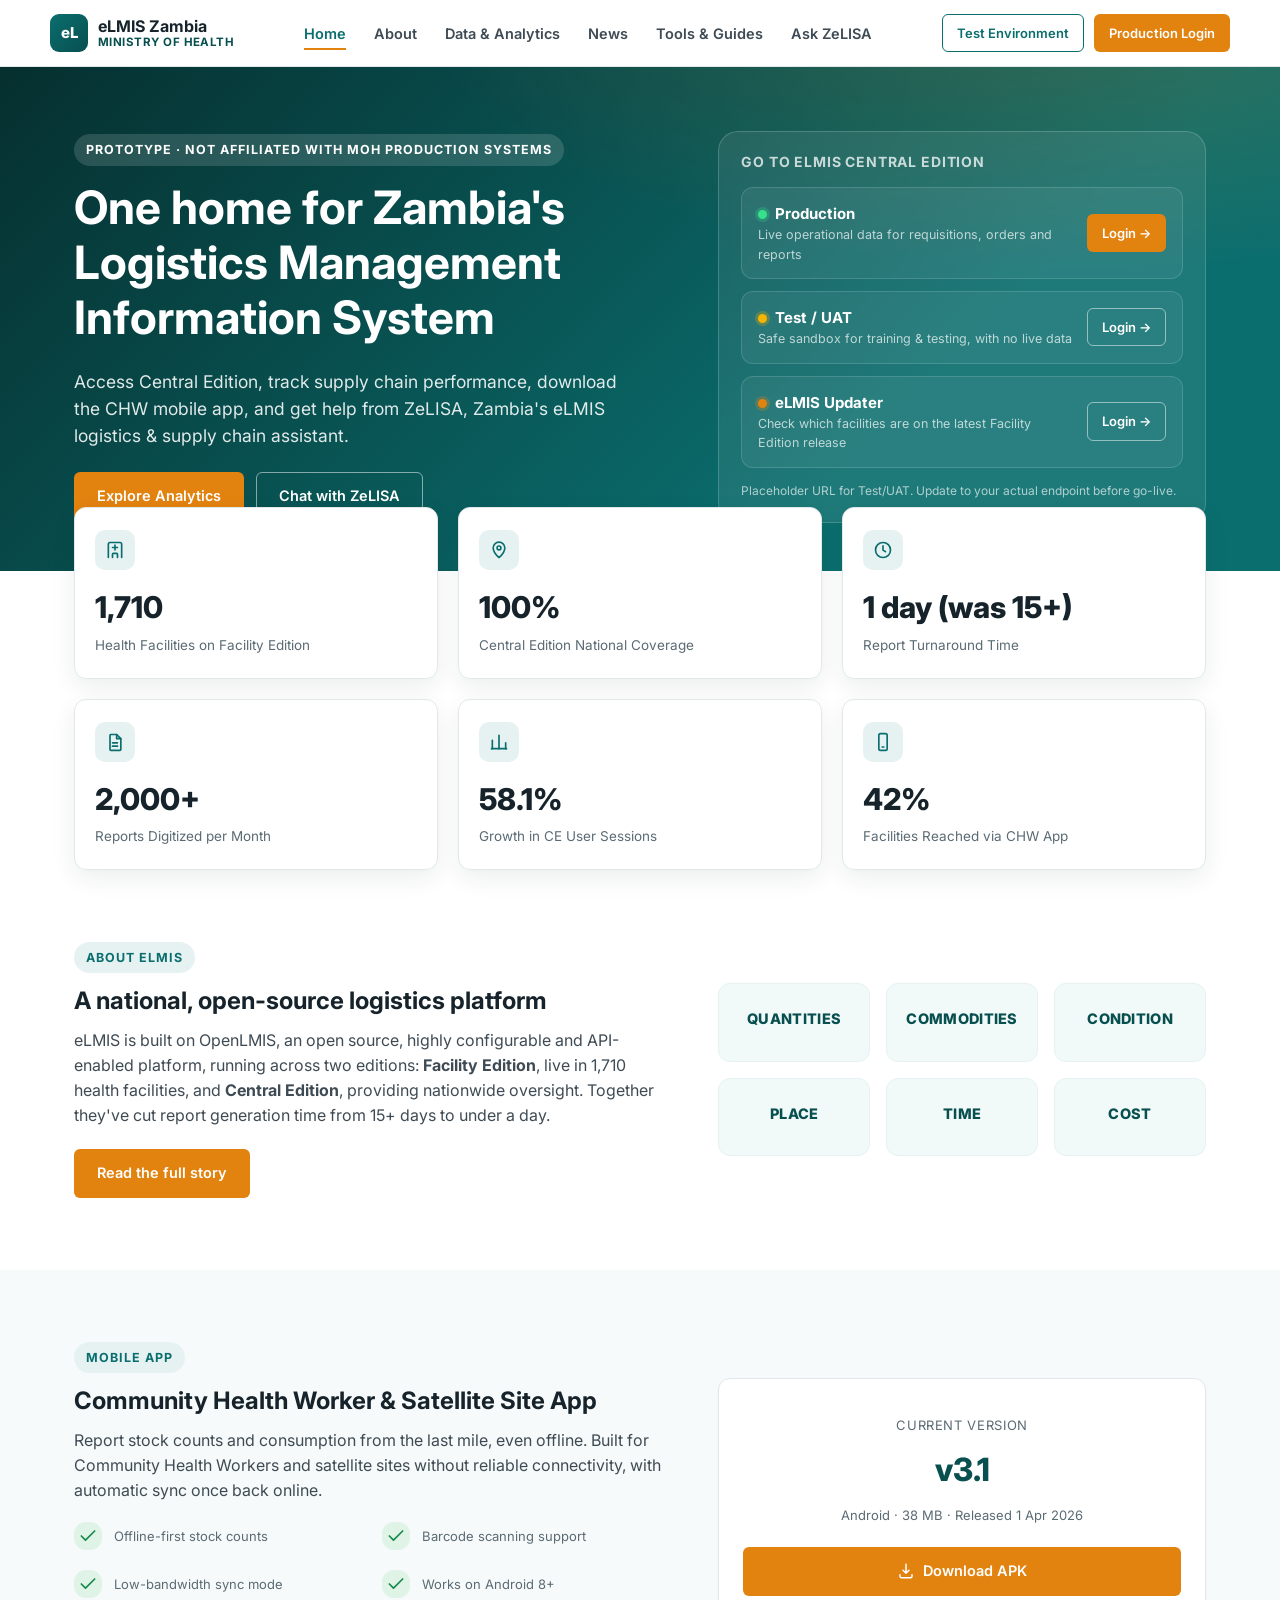
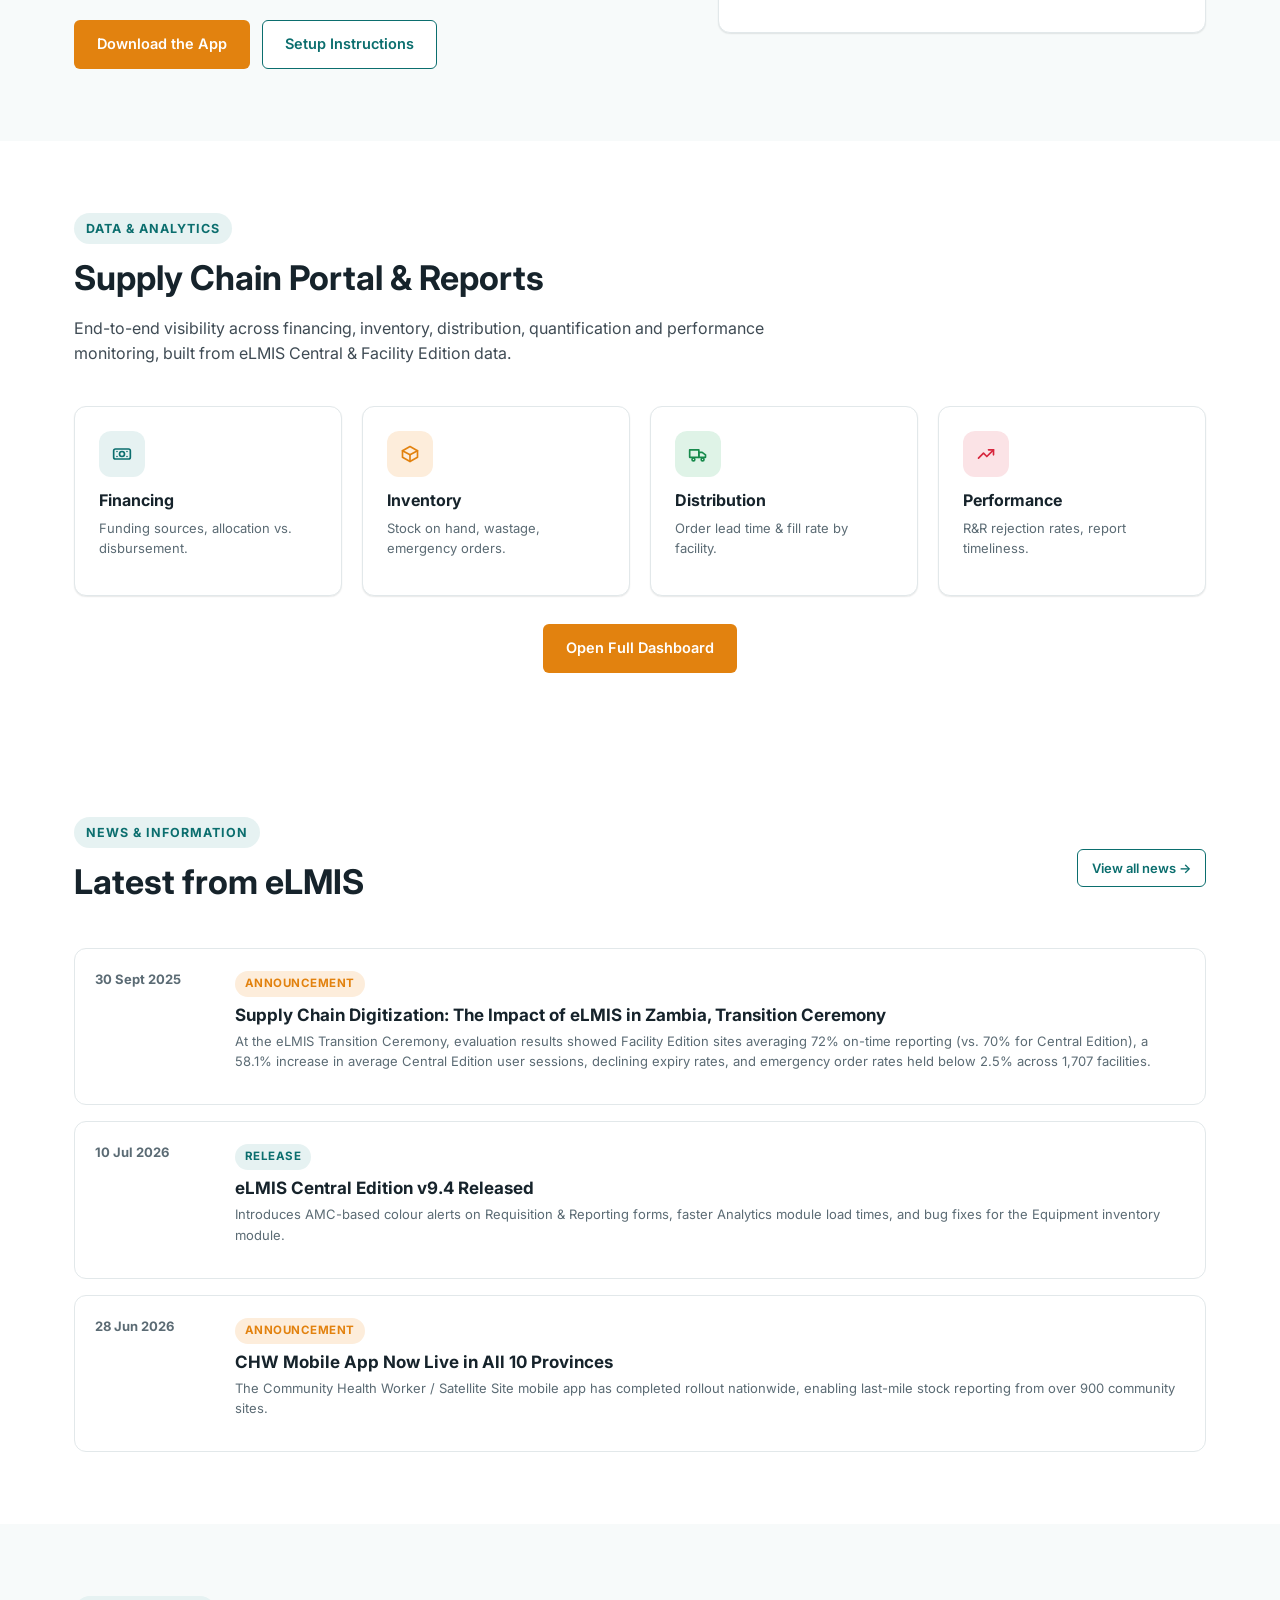
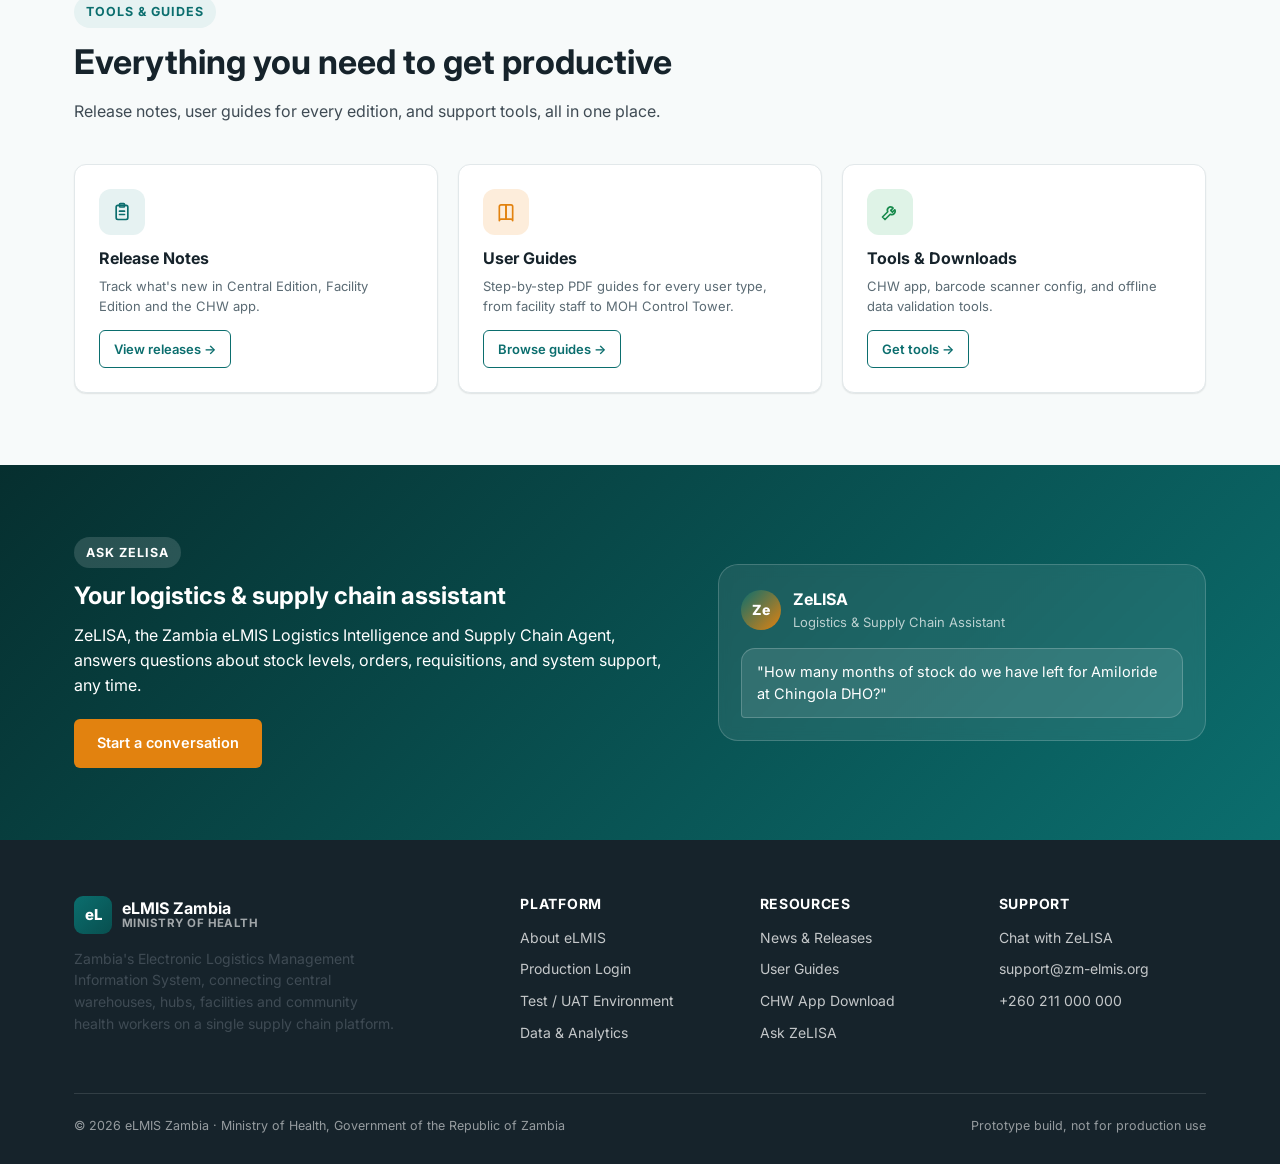
<file: index.html>
<!DOCTYPE html>
<html lang="en">
<head>
<meta charset="UTF-8" />
<meta name="viewport" content="width=device-width, initial-scale=1.0" />
<title>eLMIS Zambia, Electronic Logistics Management Information System</title>
<meta name="description" content="Prototype portal for Zambia's eLMIS. Access Central Edition, download the CHW mobile app, explore supply chain analytics, and chat with ZeLISA." />
<link rel="preconnect" href="https://fonts.googleapis.com">
<link href="https://fonts.googleapis.com/css2?family=Inter:wght@400;500;600;700;800&display=swap" rel="stylesheet">
<link rel="stylesheet" href="assets/css/style.css" />
</head>
<body>

<!-- ============ HEADER ============ -->
<header class="site-header">
  <div class="container nav-bar">
    <a href="index.html" class="brand">
      <span class="brand-mark">eL</span>
      <span class="brand-text"><strong>eLMIS Zambia</strong><span>Ministry of Health</span></span>
    </a>
    <nav>
      <ul class="nav-links">
        <li><a href="index.html">Home</a></li>
        <li><a href="about.html">About</a></li>
        <li><a href="analytics.html">Data &amp; Analytics</a></li>
        <li><a href="news.html">News</a></li>
        <li><a href="tools-guides.html">Tools &amp; Guides</a></li>
        <li><a href="zelisa.html">Ask ZeLISA</a></li>
      </ul>
    </nav>
    <div class="nav-cta">
      <a href="#environments" class="btn btn-secondary btn-sm">Test Environment</a>
      <a href="https://zm-elmis.org/public/pages/login.html" target="_blank" rel="noopener" class="btn btn-primary btn-sm">Production Login</a>
      <button class="nav-toggle" aria-label="Menu" data-icon="menu"></button>
    </div>
  </div>
</header>

<!-- ============ HERO ============ -->
<section class="hero">
  <div class="container">
    <div class="hero-grid">
      <div>
        <span class="eyebrow" style="background:rgba(255,255,255,.14); color:#fff;">Prototype · Not affiliated with MOH production systems</span>
        <h1>One home for Zambia's Logistics Management Information System</h1>
        <p class="lead">Access Central Edition, track supply chain performance, download the CHW mobile app, and get help from ZeLISA, Zambia's eLMIS logistics &amp; supply chain assistant.</p>
        <div class="hero-actions">
          <a href="analytics.html" class="btn btn-primary">Explore Analytics</a>
          <a href="zelisa.html" class="btn btn-outline-light">Chat with ZeLISA</a>
        </div>
      </div>

      <div class="hero-card" id="environments">
        <h3>Go to eLMIS Central Edition</h3>
        <div class="env-option">
          <div>
            <div class="env-name"><span class="env-dot prod"></span>Production</div>
            <div class="env-desc">Live operational data for requisitions, orders and reports</div>
          </div>
          <a href="https://zm-elmis.org/public/pages/login.html" target="_blank" rel="noopener" class="btn btn-primary btn-sm">Login →</a>
        </div>
        <div class="env-option">
          <div>
            <div class="env-name"><span class="env-dot test"></span>Test / UAT</div>
            <div class="env-desc">Safe sandbox for training &amp; testing, with no live data</div>
          </div>
          <a href="https://test.zm-elmis.org/public/pages/login.html" target="_blank" rel="noopener" class="btn btn-secondary btn-sm" style="background:transparent; color:#fff; border-color:rgba(255,255,255,.5);">Login →</a>
        </div>
        <div class="env-option">
          <div>
            <div class="env-name"><span class="env-dot update"></span>eLMIS Updater</div>
            <div class="env-desc">Check which facilities are on the latest Facility Edition release</div>
          </div>
          <a href="https://rollout.elmis-fe.com/login" target="_blank" rel="noopener" class="btn btn-secondary btn-sm" style="background:transparent; color:#fff; border-color:rgba(255,255,255,.5);">Login →</a>
        </div>
        <p class="small" style="color:rgba(255,255,255,.65); margin:14px 0 0; font-size:12px;">
          Placeholder URL for Test/UAT. Update to your actual endpoint before go-live.
        </p>
      </div>
    </div>
  </div>
</section>

<!-- ============ STATS ============ -->
<div class="container">
  <div class="stats-grid" id="stats-grid">
    <!-- populated by JS from data/stats.json -->
  </div>
</div>

<!-- ============ ABOUT TEASER ============ -->
<section class="section">
  <div class="container">
    <div class="hero-grid" style="align-items:center;">
      <div>
        <span class="eyebrow">About eLMIS</span>
        <h2>A national, open-source logistics platform</h2>
        <p>eLMIS is built on OpenLMIS, an open source, highly configurable and API-enabled platform, running across two editions: <strong>Facility Edition</strong>, live in 1,710 health facilities, and <strong>Central Edition</strong>, providing nationwide oversight. Together they've cut report generation time from 15+ days to under a day.</p>
        <div class="hero-actions">
          <a href="about.html" class="btn btn-primary">Read the full story</a>
        </div>
      </div>
      <div class="rights-grid" style="grid-template-columns:repeat(3,1fr);">
        <div class="right-box"><div class="right-title">QUANTITIES</div></div>
        <div class="right-box"><div class="right-title">COMMODITIES</div></div>
        <div class="right-box"><div class="right-title">CONDITION</div></div>
        <div class="right-box"><div class="right-title">PLACE</div></div>
        <div class="right-box"><div class="right-title">TIME</div></div>
        <div class="right-box"><div class="right-title">COST</div></div>
      </div>
    </div>
  </div>
</section>

<!-- ============ CHW APP ============ -->
<section class="section section--alt">
  <div class="container">
    <div class="hero-grid" style="align-items:center;">
      <div>
        <span class="eyebrow">Mobile App</span>
        <h2>Community Health Worker &amp; Satellite Site App</h2>
        <p>Report stock counts and consumption from the last mile, even offline. Built for Community Health Workers and satellite sites without reliable connectivity, with automatic sync once back online.</p>
        <div class="card-grid cols-2" style="margin:20px 0;">
          <div class="flex items-center gap-12"><div class="icon-badge green" style="margin:0; width:28px; height:28px;" data-icon="check"></div><span class="small">Offline-first stock counts</span></div>
          <div class="flex items-center gap-12"><div class="icon-badge green" style="margin:0; width:28px; height:28px;" data-icon="check"></div><span class="small">Barcode scanning support</span></div>
          <div class="flex items-center gap-12"><div class="icon-badge green" style="margin:0; width:28px; height:28px;" data-icon="check"></div><span class="small">Low-bandwidth sync mode</span></div>
          <div class="flex items-center gap-12"><div class="icon-badge green" style="margin:0; width:28px; height:28px;" data-icon="check"></div><span class="small">Works on Android 8+</span></div>
        </div>
        <div class="hero-actions">
          <a href="tools-guides.html#chw-app" class="btn btn-primary">Download the App</a>
          <a href="tools-guides.html#chw-app" class="btn btn-secondary">Setup Instructions</a>
        </div>
      </div>
      <div class="card" style="text-align:center; padding:36px 24px;">
        <div style="font-size:13px; color:var(--gray-600); text-transform:uppercase; letter-spacing:.05em; margin-bottom:10px;">Current Version</div>
        <div style="font-size:32px; font-weight:800; color:var(--teal-dark);">v3.1</div>
        <p class="small" style="margin:10px 0 22px;">Android · 38 MB · Released 1 Apr 2026</p>
        <a href="tools-guides.html#chw-app" class="btn btn-primary btn-block"><span data-icon="download" style="display:inline-flex; vertical-align:middle;"></span> Download APK</a>
      </div>
    </div>
  </div>
</section>

<!-- ============ ANALYTICS PREVIEW ============ -->
<section class="section">
  <div class="container">
    <div class="section-head">
      <span class="eyebrow">Data &amp; Analytics</span>
      <h2>Supply Chain Portal &amp; Reports</h2>
      <p>End-to-end visibility across financing, inventory, distribution, quantification and performance monitoring, built from eLMIS Central &amp; Facility Edition data.</p>
    </div>
    <div class="card-grid cols-4">
      <div class="card">
        <div class="icon-badge teal" data-icon="cash"></div>
        <h3 style="font-size:16px;">Financing</h3>
        <p class="small">Funding sources, allocation vs. disbursement.</p>
      </div>
      <div class="card">
        <div class="icon-badge orange" data-icon="box"></div>
        <h3 style="font-size:16px;">Inventory</h3>
        <p class="small">Stock on hand, wastage, emergency orders.</p>
      </div>
      <div class="card">
        <div class="icon-badge green" data-icon="truck"></div>
        <h3 style="font-size:16px;">Distribution</h3>
        <p class="small">Order lead time &amp; fill rate by facility.</p>
      </div>
      <div class="card">
        <div class="icon-badge red" data-icon="trendUp"></div>
        <h3 style="font-size:16px;">Performance</h3>
        <p class="small">R&amp;R rejection rates, report timeliness.</p>
      </div>
    </div>
    <div class="text-center" style="margin-top:28px;">
      <a href="analytics.html" class="btn btn-primary">Open Full Dashboard</a>
    </div>
  </div>
</section>

<!-- ============ NEWS PREVIEW ============ -->
<section class="section">
  <div class="container">
    <div class="flex justify-between items-center" style="flex-wrap:wrap; gap:16px;">
      <div class="section-head" style="margin-bottom:0;">
        <span class="eyebrow">News &amp; Information</span>
        <h2>Latest from eLMIS</h2>
      </div>
      <a href="news.html" class="btn btn-secondary btn-sm">View all news →</a>
    </div>
    <div class="news-list" id="news-preview" style="margin-top:28px;"></div>
  </div>
</section>

<!-- ============ TOOLS & GUIDES PREVIEW ============ -->
<section class="section section--alt">
  <div class="container">
    <div class="section-head">
      <span class="eyebrow">Tools &amp; Guides</span>
      <h2>Everything you need to get productive</h2>
      <p>Release notes, user guides for every edition, and support tools, all in one place.</p>
    </div>
    <div class="card-grid cols-3">
      <div class="card">
        <div class="icon-badge teal" data-icon="clipboard"></div>
        <h3 style="font-size:16px;">Release Notes</h3>
        <p class="small">Track what's new in Central Edition, Facility Edition and the CHW app.</p>
        <a href="tools-guides.html#release-notes" class="btn btn-secondary btn-sm">View releases →</a>
      </div>
      <div class="card">
        <div class="icon-badge orange" data-icon="book"></div>
        <h3 style="font-size:16px;">User Guides</h3>
        <p class="small">Step-by-step PDF guides for every user type, from facility staff to MOH Control Tower.</p>
        <a href="tools-guides.html#user-guides" class="btn btn-secondary btn-sm">Browse guides →</a>
      </div>
      <div class="card">
        <div class="icon-badge green" data-icon="wrench"></div>
        <h3 style="font-size:16px;">Tools &amp; Downloads</h3>
        <p class="small">CHW app, barcode scanner config, and offline data validation tools.</p>
        <a href="tools-guides.html#tools" class="btn btn-secondary btn-sm">Get tools →</a>
      </div>
    </div>
  </div>
</section>

<!-- ============ ZELISA CTA ============ -->
<section class="section section--teal">
  <div class="container">
    <div class="hero-grid" style="align-items:center;">
      <div>
        <span class="eyebrow" style="background:rgba(255,255,255,.14); color:#fff;">Ask ZeLISA</span>
        <h2>Your logistics &amp; supply chain assistant</h2>
        <p>ZeLISA, the Zambia eLMIS Logistics Intelligence and Supply Chain Agent, answers questions about stock levels, orders, requisitions, and system support, any time.</p>
        <div class="hero-actions">
          <a href="zelisa.html" class="btn btn-primary">Start a conversation</a>
        </div>
      </div>
      <div class="hero-card">
        <div class="flex items-center gap-12" style="margin-bottom:16px;">
          <div class="zelisa-avatar">Ze</div>
          <div>
            <div style="font-weight:700;">ZeLISA</div>
            <div class="small" style="color:rgba(255,255,255,.7);">Logistics &amp; Supply Chain Assistant</div>
          </div>
        </div>
        <div class="msg bot" style="background:rgba(255,255,255,.1); border-color:rgba(255,255,255,.2); color:#fff; max-width:100%;">
          "How many months of stock do we have left for Amiloride at Chingola DHO?"
        </div>
      </div>
    </div>
  </div>
</section>

<!-- ============ FOOTER ============ -->
<footer class="site-footer" id="site-footer"></footer>

<script src="assets/js/icons.js"></script>
<script src="assets/js/main.js"></script>
<script src="assets/js/partials.js"></script>
<script>
  // Stats grid
  loadJSON("data/stats.json").then((stats) => {
    const grid = document.getElementById("stats-grid");
    grid.innerHTML = stats.map(s => `
      <div class="stat-card">
        <div class="stat-icon">${ICONS[s.icon] || ""}</div>
        <div class="stat-value" data-count-to="${s.value}" data-suffix="${s.suffix}">0</div>
        <div class="stat-label">${s.label}</div>
      </div>
    `).join("");
    // re-trigger observer for newly injected nodes
    const obs = new IntersectionObserver((entries) => {
      entries.forEach(e => {
        if (e.isIntersecting) {
          const el = e.target;
          const target = parseFloat(el.getAttribute("data-count-to")) || 0;
          const isDecimal = !Number.isInteger(target);
          const suffix = el.getAttribute("data-suffix") || "";
          const start = performance.now();
          const dur = 1200;
          const step = (now) => {
            const p = Math.min((now - start) / dur, 1);
            const eased = 1 - Math.pow(1 - p, 3);
            const value = eased * target;
            el.textContent = (isDecimal ? value.toFixed(1) : Math.round(value).toLocaleString()) + suffix;
            if (p < 1) requestAnimationFrame(step);
          };
          requestAnimationFrame(step);
          obs.unobserve(el);
        }
      });
    }, { threshold: 0.4 });
    grid.querySelectorAll("[data-count-to]").forEach(el => obs.observe(el));
  });

  // News preview (first 3)
  loadJSON("data/news.json").then((items) => {
    const list = items.slice(0, 3);
    document.getElementById("news-preview").innerHTML = list.map(n => `
      <div class="news-item">
        <div class="news-date">${new Date(n.date).toLocaleDateString("en-GB", { day: "2-digit", month: "short", year: "numeric" })}</div>
        <div>
          <span class="tag ${n.category === "Release" ? "" : n.category === "Maintenance" ? "red" : "orange"}">${n.category}</span>
          <h3 style="margin-top:8px;">${n.title}</h3>
          <p class="small">${n.excerpt}</p>
        </div>
      </div>
    `).join("");
  });
</script>
</body>
</html>
</file>
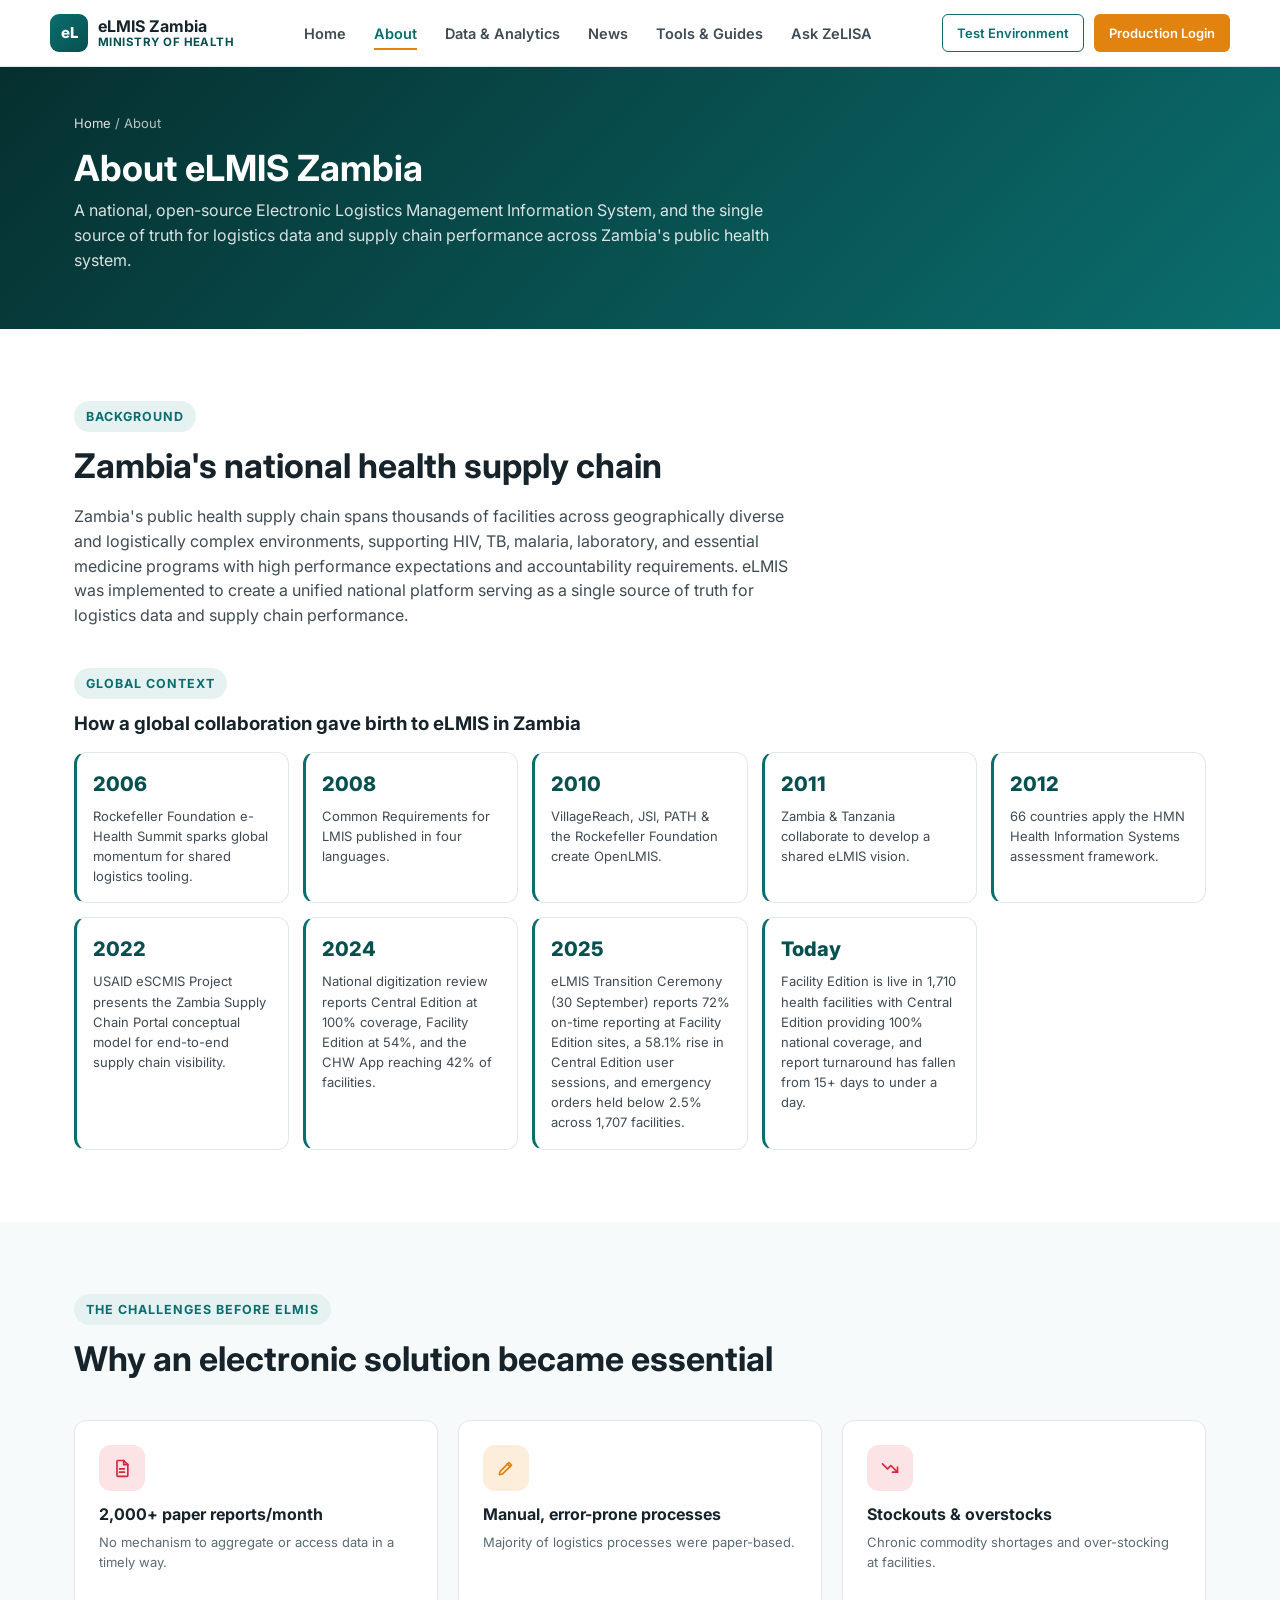
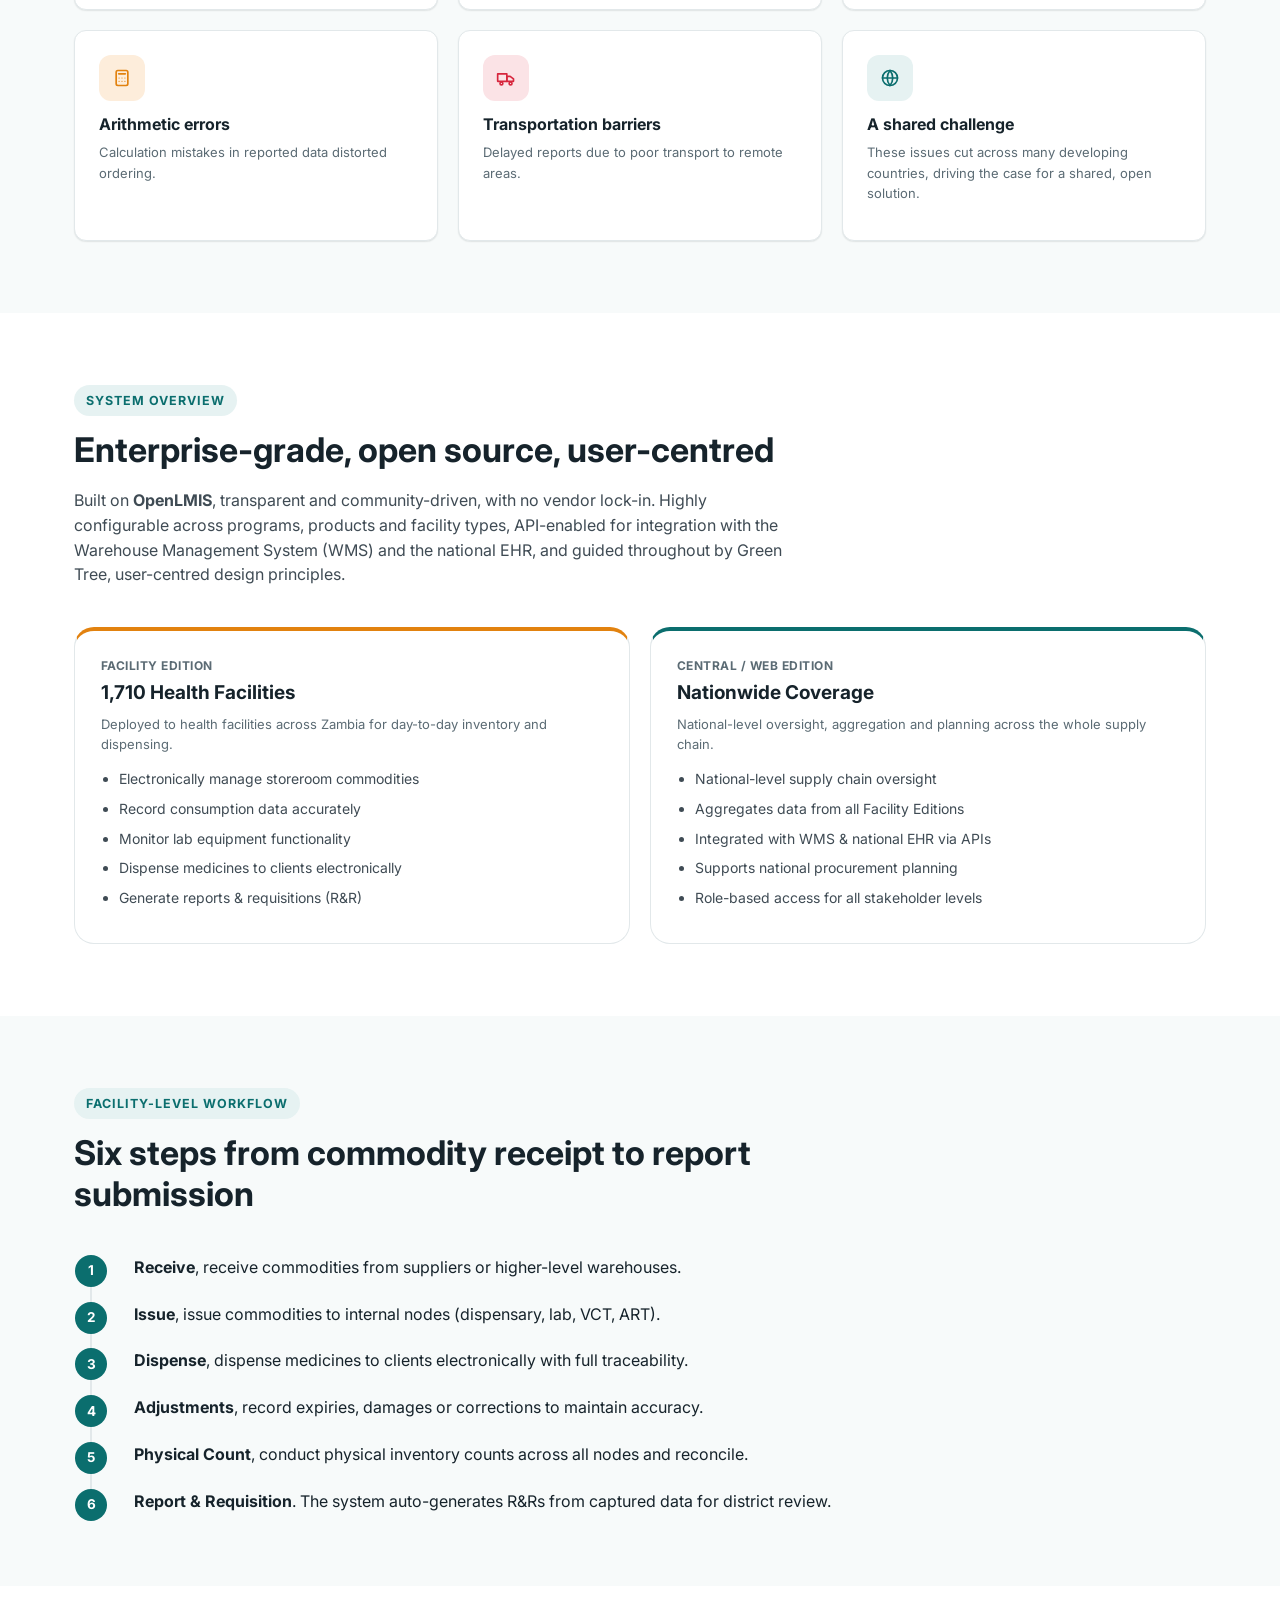
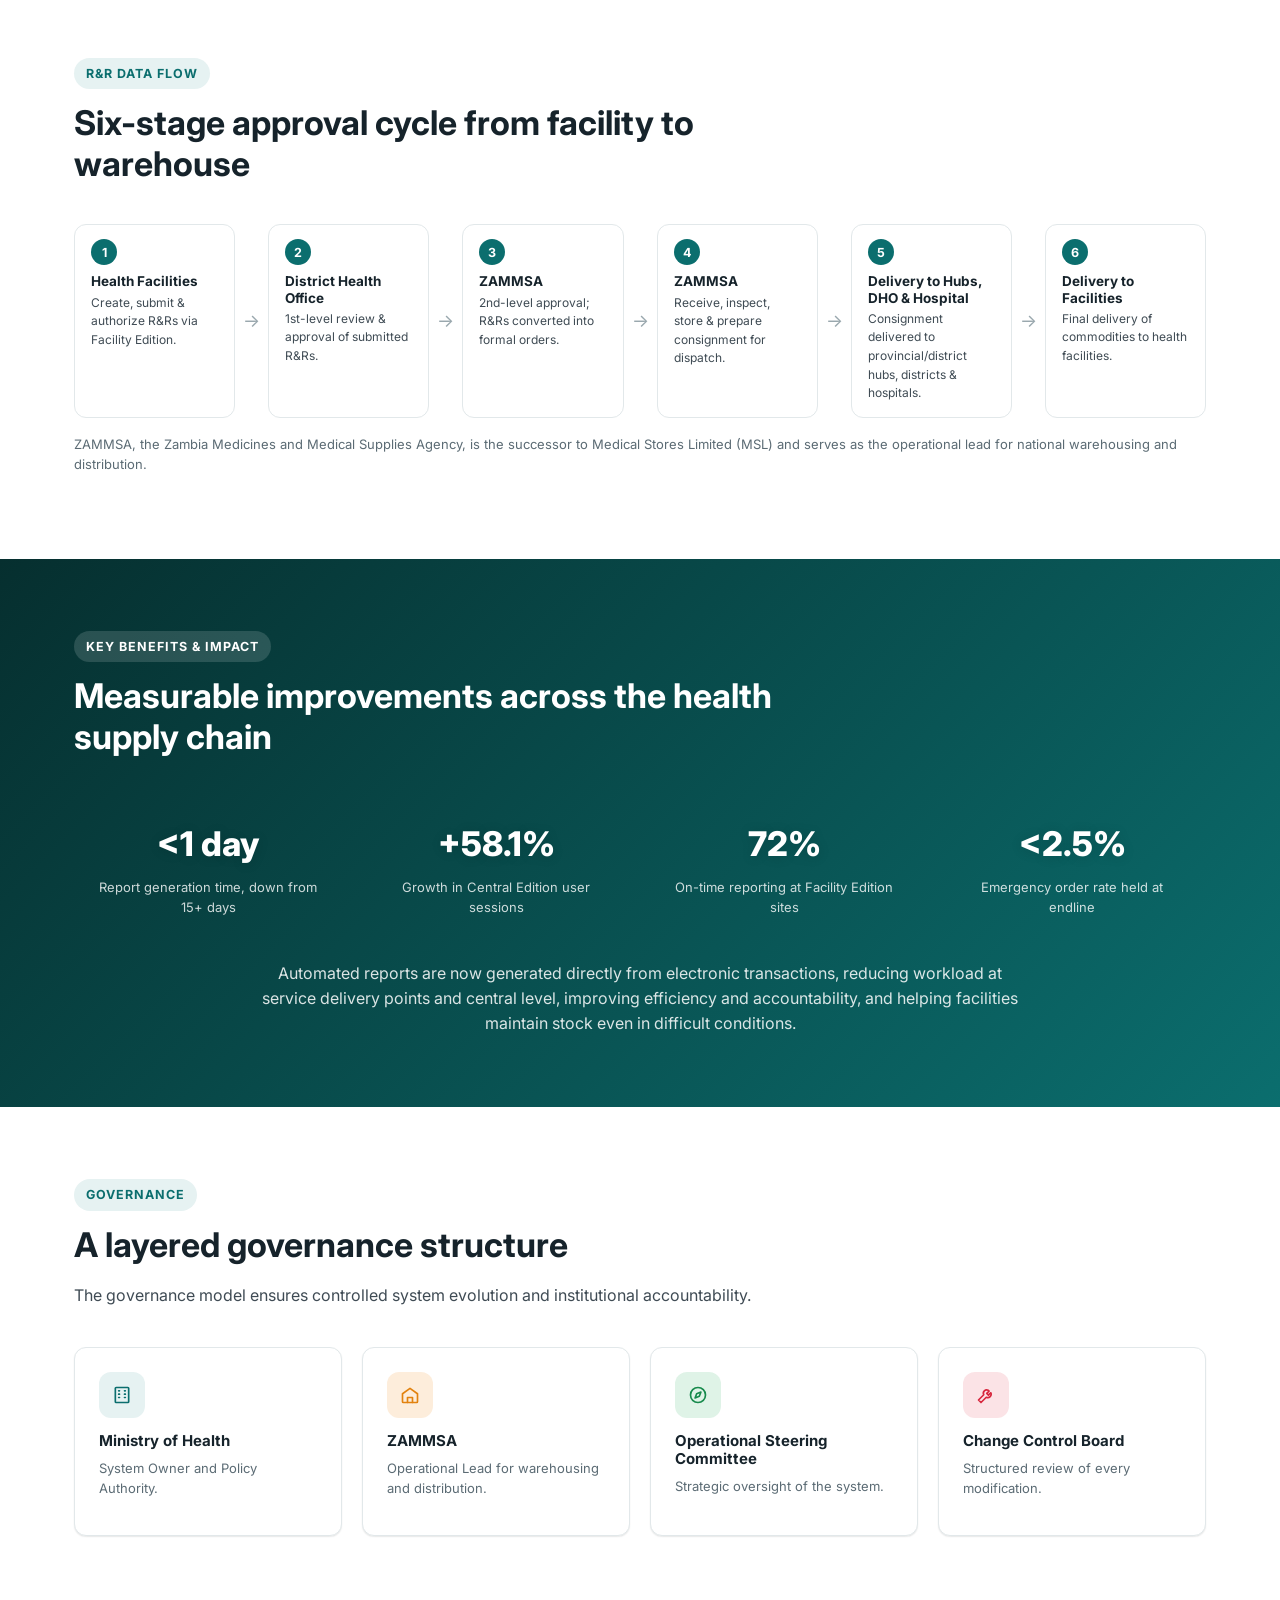
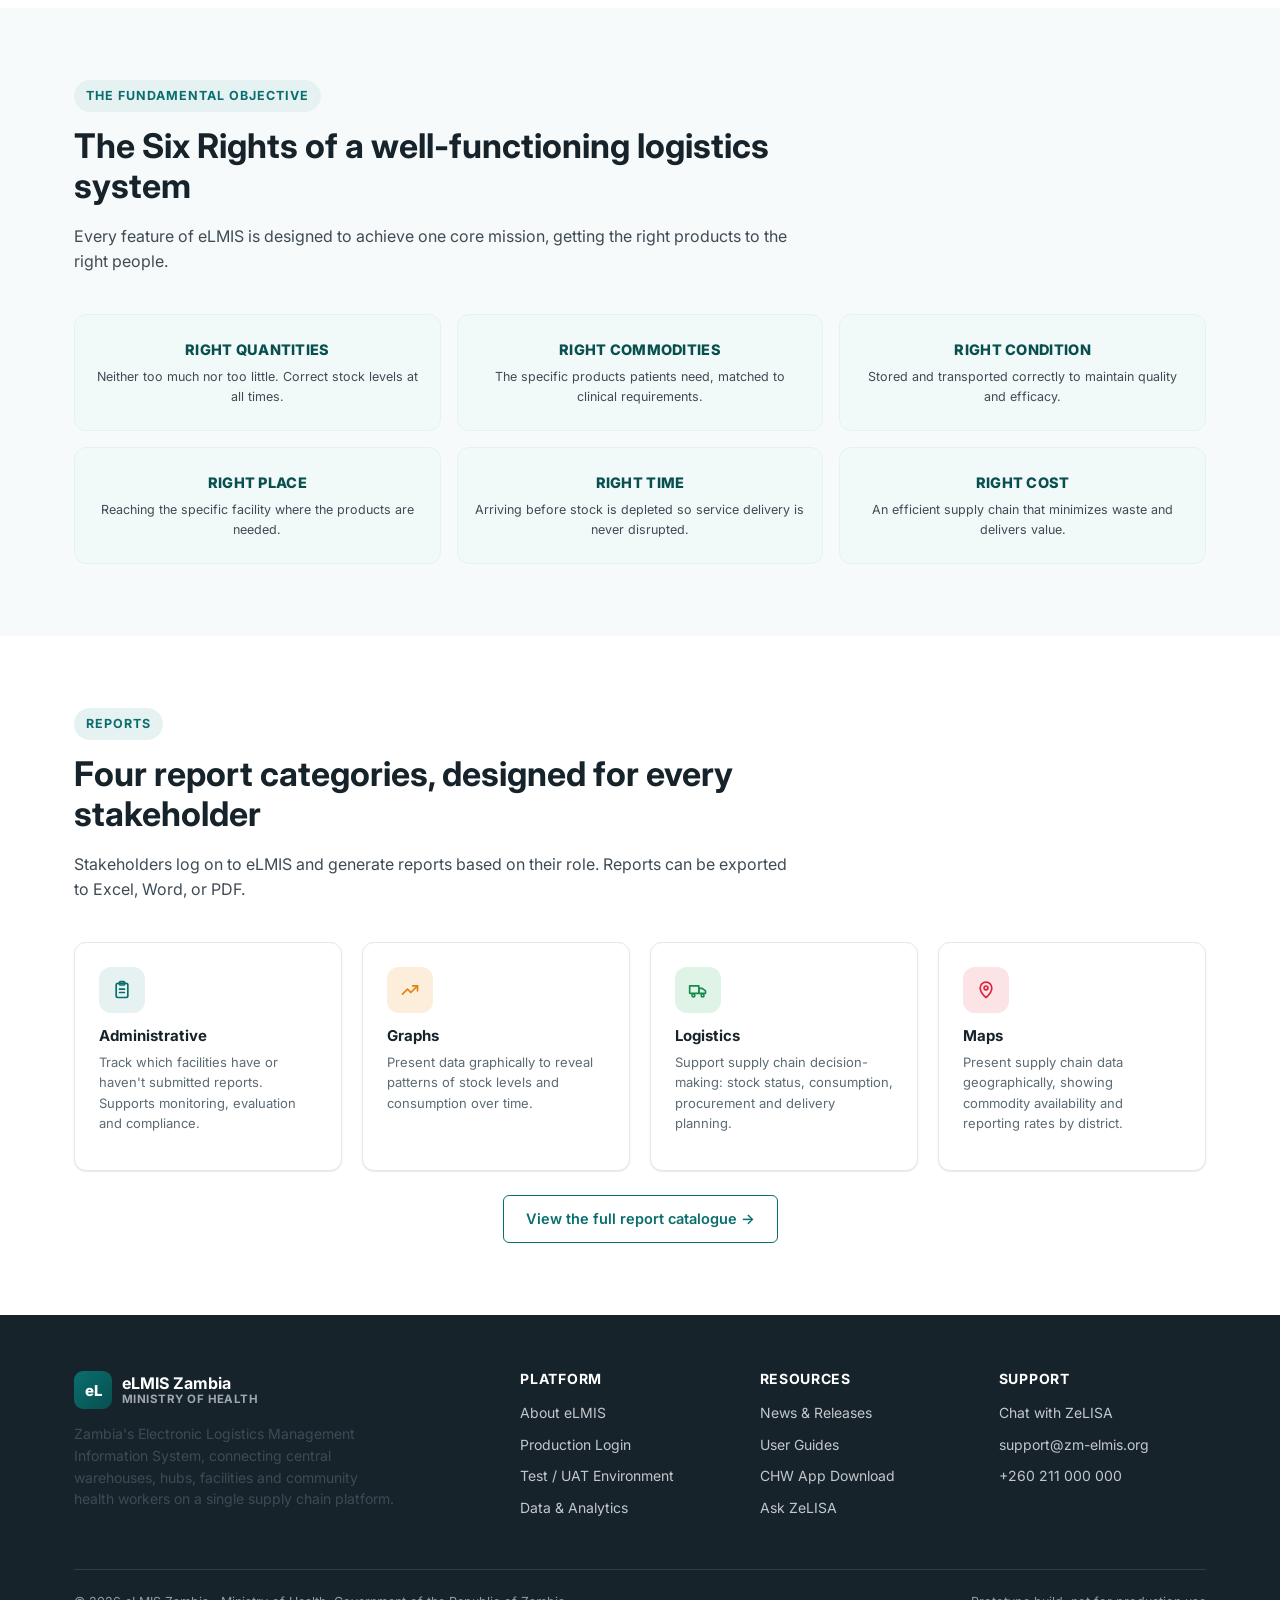
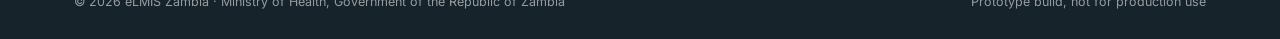
<file: about.html>
<!DOCTYPE html>
<html lang="en">
<head>
<meta charset="UTF-8" />
<meta name="viewport" content="width=device-width, initial-scale=1.0" />
<title>About eLMIS, eLMIS Zambia</title>
<meta name="description" content="Background, history, editions, workflows and governance of Zambia's Electronic Logistics Management Information System (eLMIS)." />
<link rel="preconnect" href="https://fonts.googleapis.com">
<link href="https://fonts.googleapis.com/css2?family=Inter:wght@400;500;600;700;800&display=swap" rel="stylesheet">
<link rel="stylesheet" href="assets/css/style.css" />
</head>
<body>

<header class="site-header">
  <div class="container nav-bar">
    <a href="index.html" class="brand">
      <span class="brand-mark">eL</span>
      <span class="brand-text"><strong>eLMIS Zambia</strong><span>Ministry of Health</span></span>
    </a>
    <nav>
      <ul class="nav-links">
        <li><a href="index.html">Home</a></li>
        <li><a href="about.html" class="active">About</a></li>
        <li><a href="analytics.html">Data &amp; Analytics</a></li>
        <li><a href="news.html">News</a></li>
        <li><a href="tools-guides.html">Tools &amp; Guides</a></li>
        <li><a href="zelisa.html">Ask ZeLISA</a></li>
      </ul>
    </nav>
    <div class="nav-cta">
      <a href="index.html#environments" class="btn btn-secondary btn-sm">Test Environment</a>
      <a href="https://zm-elmis.org/public/pages/login.html" target="_blank" rel="noopener" class="btn btn-primary btn-sm">Production Login</a>
      <button class="nav-toggle" aria-label="Menu" data-icon="menu"></button>
    </div>
  </div>
</header>

<section class="page-hero">
  <div class="container">
    <div class="breadcrumb"><a href="index.html">Home</a> / About</div>
    <h1>About eLMIS Zambia</h1>
    <p style="max-width:700px; color:rgba(255,255,255,.85);">A national, open-source Electronic Logistics Management Information System, and the single source of truth for logistics data and supply chain performance across Zambia's public health system.</p>
  </div>
</section>

<!-- BACKGROUND -->
<section class="section">
  <div class="container">
    <div class="section-head">
      <span class="eyebrow">Background</span>
      <h2>Zambia's national health supply chain</h2>
      <p>Zambia's public health supply chain spans thousands of facilities across geographically diverse and logistically complex environments, supporting HIV, TB, malaria, laboratory, and essential medicine programs with high performance expectations and accountability requirements. eLMIS was implemented to create a unified national platform serving as a single source of truth for logistics data and supply chain performance.</p>
    </div>

    <span class="eyebrow">Global Context</span>
    <h3 style="margin-bottom:16px;">How a global collaboration gave birth to eLMIS in Zambia</h3>
    <div class="timeline-grid">
      <div class="timeline-item"><div class="year">2006</div><p>Rockefeller Foundation e-Health Summit sparks global momentum for shared logistics tooling.</p></div>
      <div class="timeline-item"><div class="year">2008</div><p>Common Requirements for LMIS published in four languages.</p></div>
      <div class="timeline-item"><div class="year">2010</div><p>VillageReach, JSI, PATH &amp; the Rockefeller Foundation create OpenLMIS.</p></div>
      <div class="timeline-item"><div class="year">2011</div><p>Zambia &amp; Tanzania collaborate to develop a shared eLMIS vision.</p></div>
      <div class="timeline-item"><div class="year">2012</div><p>66 countries apply the HMN Health Information Systems assessment framework.</p></div>
      <div class="timeline-item"><div class="year">2022</div><p>USAID eSCMIS Project presents the Zambia Supply Chain Portal conceptual model for end-to-end supply chain visibility.</p></div>
      <div class="timeline-item"><div class="year">2024</div><p>National digitization review reports Central Edition at 100% coverage, Facility Edition at 54%, and the CHW App reaching 42% of facilities.</p></div>
      <div class="timeline-item"><div class="year">2025</div><p>eLMIS Transition Ceremony (30 September) reports 72% on-time reporting at Facility Edition sites, a 58.1% rise in Central Edition user sessions, and emergency orders held below 2.5% across 1,707 facilities.</p></div>
      <div class="timeline-item"><div class="year">Today</div><p>Facility Edition is live in 1,710 health facilities with Central Edition providing 100% national coverage, and report turnaround has fallen from 15+ days to under a day.</p></div>
    </div>
  </div>
</section>

<!-- CHALLENGES -->
<section class="section section--alt">
  <div class="container">
    <div class="section-head">
      <span class="eyebrow">The Challenges Before eLMIS</span>
      <h2>Why an electronic solution became essential</h2>
    </div>
    <div class="card-grid cols-3">
      <div class="card"><div class="icon-badge red" data-icon="doc"></div><h3 style="font-size:16px;">2,000+ paper reports/month</h3><p class="small">No mechanism to aggregate or access data in a timely way.</p></div>
      <div class="card"><div class="icon-badge orange" data-icon="pencil"></div><h3 style="font-size:16px;">Manual, error-prone processes</h3><p class="small">Majority of logistics processes were paper-based.</p></div>
      <div class="card"><div class="icon-badge red" data-icon="trendDown"></div><h3 style="font-size:16px;">Stockouts &amp; overstocks</h3><p class="small">Chronic commodity shortages and over-stocking at facilities.</p></div>
      <div class="card"><div class="icon-badge orange" data-icon="calculator"></div><h3 style="font-size:16px;">Arithmetic errors</h3><p class="small">Calculation mistakes in reported data distorted ordering.</p></div>
      <div class="card"><div class="icon-badge red" data-icon="truck"></div><h3 style="font-size:16px;">Transportation barriers</h3><p class="small">Delayed reports due to poor transport to remote areas.</p></div>
      <div class="card"><div class="icon-badge teal" data-icon="globe"></div><h3 style="font-size:16px;">A shared challenge</h3><p class="small">These issues cut across many developing countries, driving the case for a shared, open solution.</p></div>
    </div>
  </div>
</section>

<!-- SYSTEM OVERVIEW -->
<section class="section">
  <div class="container">
    <div class="section-head">
      <span class="eyebrow">System Overview</span>
      <h2>Enterprise-grade, open source, user-centred</h2>
      <p>Built on <strong>OpenLMIS</strong>, transparent and community-driven, with no vendor lock-in. Highly configurable across programs, products and facility types, API-enabled for integration with the Warehouse Management System (WMS) and the national EHR, and guided throughout by Green Tree, user-centred design principles.</p>
    </div>

    <div class="card-grid cols-2">
      <div class="edition-card facility">
        <div class="edition-badge">Facility Edition</div>
        <h3>1,710 Health Facilities</h3>
        <p class="small">Deployed to health facilities across Zambia for day-to-day inventory and dispensing.</p>
        <ul>
          <li>Electronically manage storeroom commodities</li>
          <li>Record consumption data accurately</li>
          <li>Monitor lab equipment functionality</li>
          <li>Dispense medicines to clients electronically</li>
          <li>Generate reports &amp; requisitions (R&amp;R)</li>
        </ul>
      </div>
      <div class="edition-card central">
        <div class="edition-badge">Central / Web Edition</div>
        <h3>Nationwide Coverage</h3>
        <p class="small">National-level oversight, aggregation and planning across the whole supply chain.</p>
        <ul>
          <li>National-level supply chain oversight</li>
          <li>Aggregates data from all Facility Editions</li>
          <li>Integrated with WMS &amp; national EHR via APIs</li>
          <li>Supports national procurement planning</li>
          <li>Role-based access for all stakeholder levels</li>
        </ul>
      </div>
    </div>
  </div>
</section>

<!-- FACILITY WORKFLOW -->
<section class="section section--alt">
  <div class="container">
    <div class="section-head">
      <span class="eyebrow">Facility-Level Workflow</span>
      <h2>Six steps from commodity receipt to report submission</h2>
    </div>
    <ol class="steps">
      <li><strong>Receive</strong>, receive commodities from suppliers or higher-level warehouses.</li>
      <li><strong>Issue</strong>, issue commodities to internal nodes (dispensary, lab, VCT, ART).</li>
      <li><strong>Dispense</strong>, dispense medicines to clients electronically with full traceability.</li>
      <li><strong>Adjustments</strong>, record expiries, damages or corrections to maintain accuracy.</li>
      <li><strong>Physical Count</strong>, conduct physical inventory counts across all nodes and reconcile.</li>
      <li><strong>Report &amp; Requisition</strong>. The system auto-generates R&amp;Rs from captured data for district review.</li>
    </ol>
  </div>
</section>

<!-- R&R DATA FLOW -->
<section class="section">
  <div class="container">
    <div class="section-head">
      <span class="eyebrow">R&amp;R Data Flow</span>
      <h2>Six-stage approval cycle from facility to warehouse</h2>
    </div>
    <div class="flow-steps">
      <div class="flow-step"><div class="flow-num">1</div><h4>Health Facilities</h4><p>Create, submit &amp; authorize R&amp;Rs via Facility Edition.</p></div>
      <div class="flow-arrow">→</div>
      <div class="flow-step"><div class="flow-num">2</div><h4>District Health Office</h4><p>1st-level review &amp; approval of submitted R&amp;Rs.</p></div>
      <div class="flow-arrow">→</div>
      <div class="flow-step"><div class="flow-num">3</div><h4>ZAMMSA</h4><p>2nd-level approval; R&amp;Rs converted into formal orders.</p></div>
      <div class="flow-arrow">→</div>
      <div class="flow-step"><div class="flow-num">4</div><h4>ZAMMSA</h4><p>Receive, inspect, store &amp; prepare consignment for dispatch.</p></div>
      <div class="flow-arrow">→</div>
      <div class="flow-step"><div class="flow-num">5</div><h4>Delivery to Hubs, DHO &amp; Hospital</h4><p>Consignment delivered to provincial/district hubs, districts &amp; hospitals.</p></div>
      <div class="flow-arrow">→</div>
      <div class="flow-step"><div class="flow-num">6</div><h4>Delivery to Facilities</h4><p>Final delivery of commodities to health facilities.</p></div>
    </div>
    <p class="small" style="margin-top:16px;">ZAMMSA, the Zambia Medicines and Medical Supplies Agency, is the successor to Medical Stores Limited (MSL) and serves as the operational lead for national warehousing and distribution.</p>
  </div>
</section>

<!-- KEY IMPACT -->
<section class="section section--teal">
  <div class="container">
    <div class="section-head">
      <span class="eyebrow" style="background:rgba(255,255,255,.14); color:#fff;">Key Benefits &amp; Impact</span>
      <h2>Measurable improvements across the health supply chain</h2>
    </div>
    <div class="card-grid cols-4">
      <div class="impact-stat"><div class="big">&lt;1 day</div><div class="lbl">Report generation time, down from 15+ days</div></div>
      <div class="impact-stat"><div class="big">+58.1%</div><div class="lbl">Growth in Central Edition user sessions</div></div>
      <div class="impact-stat"><div class="big">72%</div><div class="lbl">On-time reporting at Facility Edition sites</div></div>
      <div class="impact-stat"><div class="big">&lt;2.5%</div><div class="lbl">Emergency order rate held at endline</div></div>
    </div>
    <p style="max-width:760px; margin:24px auto 0; text-align:center; color:rgba(255,255,255,.85);">
      Automated reports are now generated directly from electronic transactions, reducing workload at service delivery points and central level, improving efficiency and accountability, and helping facilities maintain stock even in difficult conditions.
    </p>
  </div>
</section>

<!-- GOVERNANCE -->
<section class="section">
  <div class="container">
    <div class="section-head">
      <span class="eyebrow">Governance</span>
      <h2>A layered governance structure</h2>
      <p>The governance model ensures controlled system evolution and institutional accountability.</p>
    </div>
    <div class="card-grid cols-4">
      <div class="card"><div class="icon-badge teal" data-icon="building"></div><h3 style="font-size:15px;">Ministry of Health</h3><p class="small">System Owner and Policy Authority.</p></div>
      <div class="card"><div class="icon-badge orange" data-icon="warehouse"></div><h3 style="font-size:15px;">ZAMMSA</h3><p class="small">Operational Lead for warehousing and distribution.</p></div>
      <div class="card"><div class="icon-badge green" data-icon="compass"></div><h3 style="font-size:15px;">Operational Steering Committee</h3><p class="small">Strategic oversight of the system.</p></div>
      <div class="card"><div class="icon-badge red" data-icon="wrench"></div><h3 style="font-size:15px;">Change Control Board</h3><p class="small">Structured review of every modification.</p></div>
    </div>
  </div>
</section>

<!-- SIX RIGHTS -->
<section class="section section--alt">
  <div class="container">
    <div class="section-head">
      <span class="eyebrow">The Fundamental Objective</span>
      <h2>The Six Rights of a well-functioning logistics system</h2>
      <p>Every feature of eLMIS is designed to achieve one core mission, getting the right products to the right people.</p>
    </div>
    <div class="rights-grid">
      <div class="right-box"><div class="right-title">RIGHT QUANTITIES</div><p>Neither too much nor too little. Correct stock levels at all times.</p></div>
      <div class="right-box"><div class="right-title">RIGHT COMMODITIES</div><p>The specific products patients need, matched to clinical requirements.</p></div>
      <div class="right-box"><div class="right-title">RIGHT CONDITION</div><p>Stored and transported correctly to maintain quality and efficacy.</p></div>
      <div class="right-box"><div class="right-title">RIGHT PLACE</div><p>Reaching the specific facility where the products are needed.</p></div>
      <div class="right-box"><div class="right-title">RIGHT TIME</div><p>Arriving before stock is depleted so service delivery is never disrupted.</p></div>
      <div class="right-box"><div class="right-title">RIGHT COST</div><p>An efficient supply chain that minimizes waste and delivers value.</p></div>
    </div>
  </div>
</section>

<!-- REPORT CATEGORIES -->
<section class="section" id="report-categories">
  <div class="container">
    <div class="section-head">
      <span class="eyebrow">Reports</span>
      <h2>Four report categories, designed for every stakeholder</h2>
      <p>Stakeholders log on to eLMIS and generate reports based on their role. Reports can be exported to Excel, Word, or PDF.</p>
    </div>
    <div class="card-grid cols-4">
      <div class="card"><div class="icon-badge teal" data-icon="clipboard"></div><h3 style="font-size:15px;">Administrative</h3><p class="small">Track which facilities have or haven't submitted reports. Supports monitoring, evaluation and compliance.</p></div>
      <div class="card"><div class="icon-badge orange" data-icon="trendUp"></div><h3 style="font-size:15px;">Graphs</h3><p class="small">Present data graphically to reveal patterns of stock levels and consumption over time.</p></div>
      <div class="card"><div class="icon-badge green" data-icon="truck"></div><h3 style="font-size:15px;">Logistics</h3><p class="small">Support supply chain decision-making: stock status, consumption, procurement and delivery planning.</p></div>
      <div class="card"><div class="icon-badge red" data-icon="map"></div><h3 style="font-size:15px;">Maps</h3><p class="small">Present supply chain data geographically, showing commodity availability and reporting rates by district.</p></div>
    </div>
    <div class="text-center" style="margin-top:24px;">
      <a href="tools-guides.html#report-catalogue" class="btn btn-secondary">View the full report catalogue →</a>
    </div>
  </div>
</section>

<footer class="site-footer" id="site-footer"></footer>

<script src="assets/js/icons.js"></script>
<script src="assets/js/main.js"></script>
<script src="assets/js/partials.js"></script>
</body>
</html>
</file>
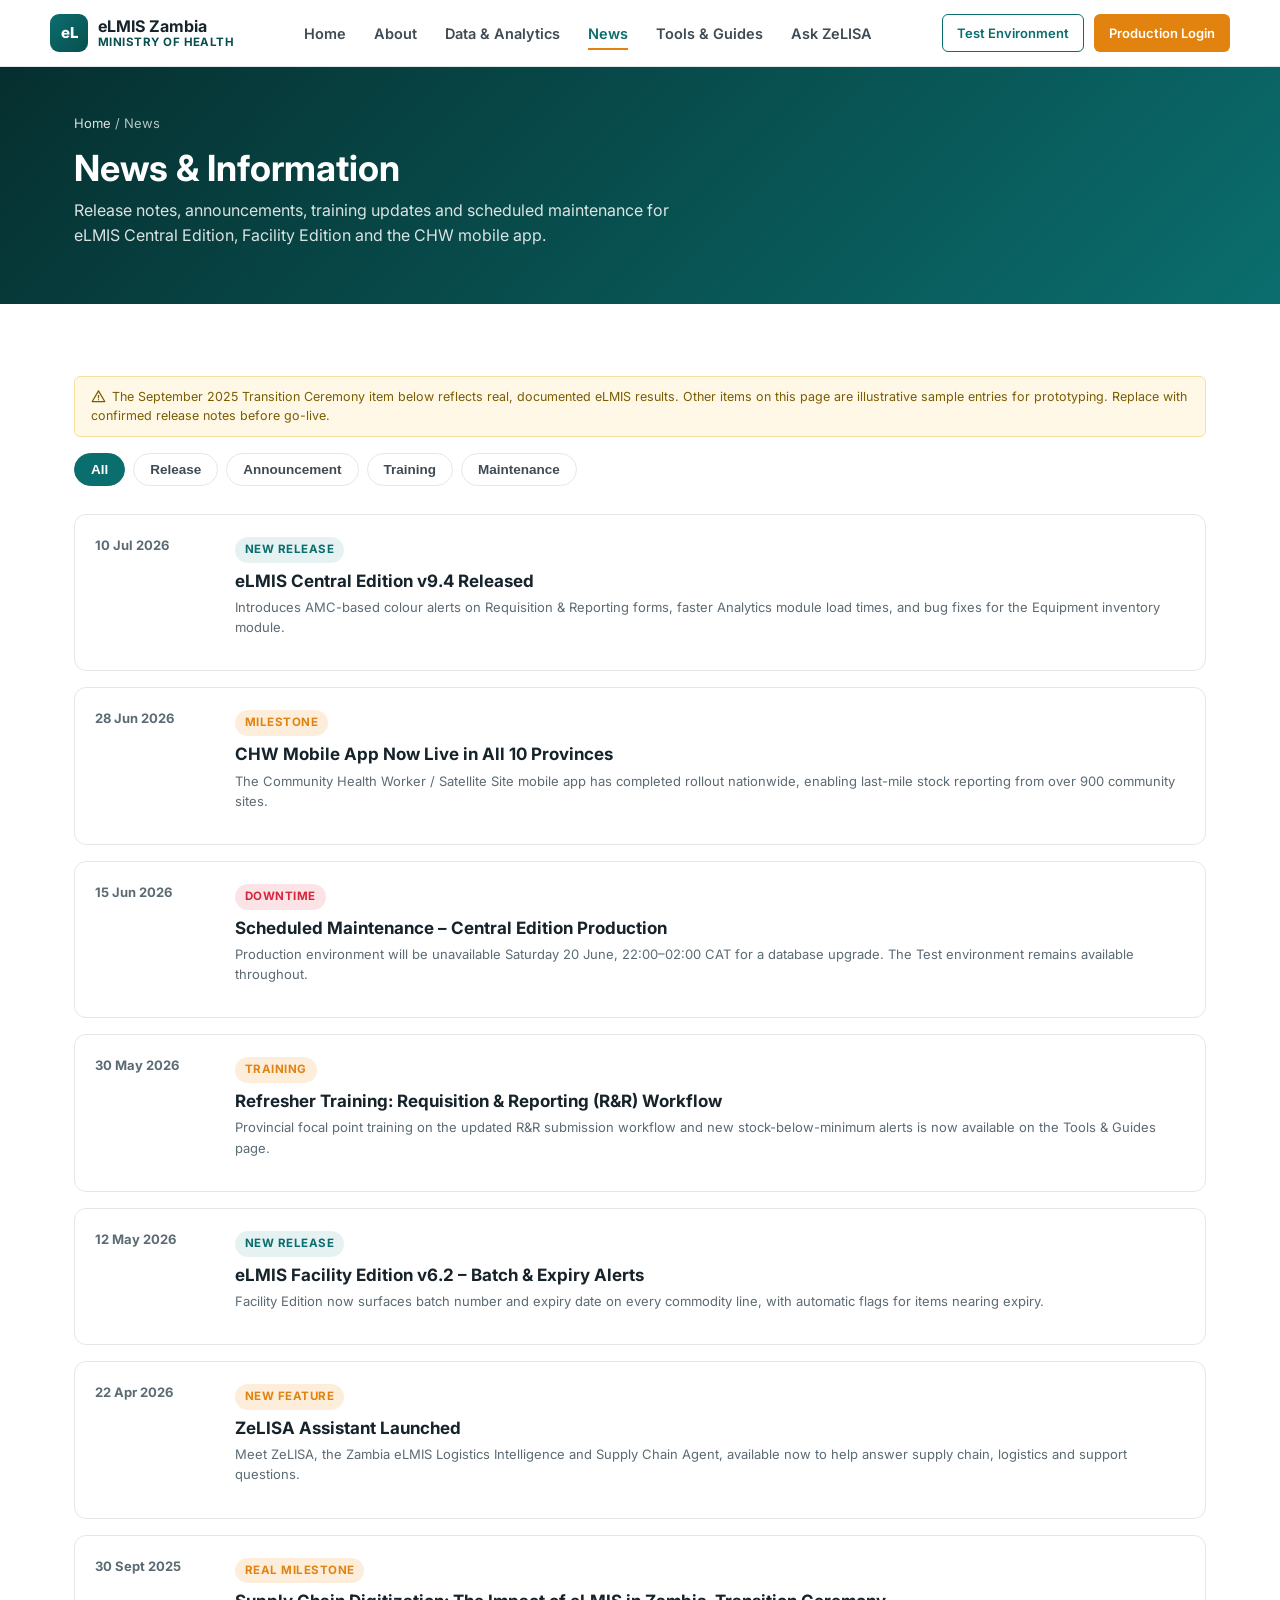
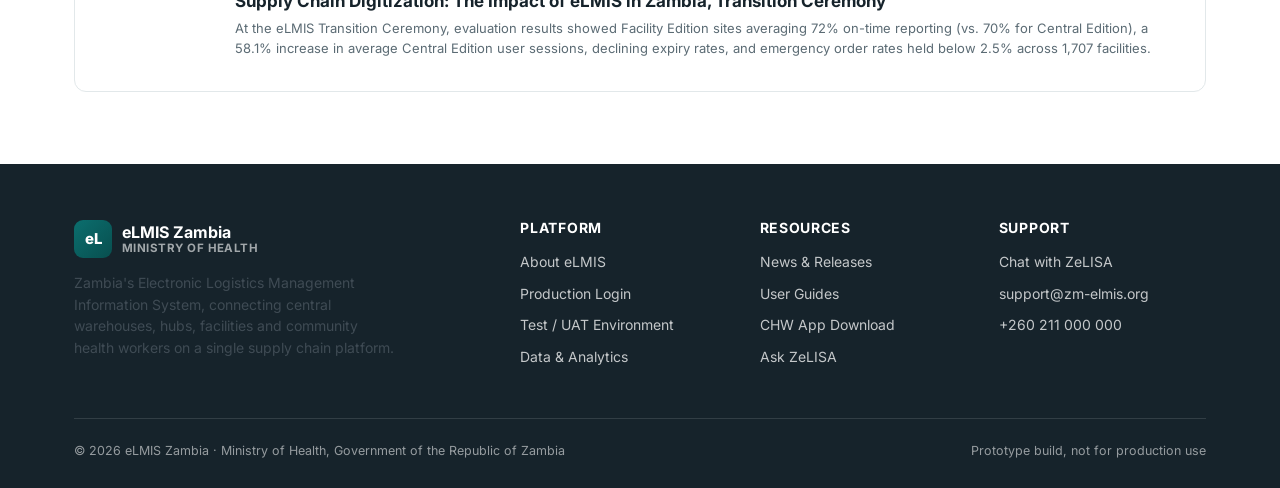
<file: news.html>
<!DOCTYPE html>
<html lang="en">
<head>
<meta charset="UTF-8" />
<meta name="viewport" content="width=device-width, initial-scale=1.0" />
<title>News &amp; Information, eLMIS Zambia</title>
<link rel="preconnect" href="https://fonts.googleapis.com">
<link href="https://fonts.googleapis.com/css2?family=Inter:wght@400;500;600;700;800&display=swap" rel="stylesheet">
<link rel="stylesheet" href="assets/css/style.css" />
</head>
<body>

<header class="site-header">
  <div class="container nav-bar">
    <a href="index.html" class="brand">
      <span class="brand-mark">eL</span>
      <span class="brand-text"><strong>eLMIS Zambia</strong><span>Ministry of Health</span></span>
    </a>
    <nav>
      <ul class="nav-links">
        <li><a href="index.html">Home</a></li>
        <li><a href="about.html">About</a></li>
        <li><a href="analytics.html">Data &amp; Analytics</a></li>
        <li><a href="news.html" class="active">News</a></li>
        <li><a href="tools-guides.html">Tools &amp; Guides</a></li>
        <li><a href="zelisa.html">Ask ZeLISA</a></li>
      </ul>
    </nav>
    <div class="nav-cta">
      <a href="index.html#environments" class="btn btn-secondary btn-sm">Test Environment</a>
      <a href="https://zm-elmis.org/public/pages/login.html" target="_blank" rel="noopener" class="btn btn-primary btn-sm">Production Login</a>
      <button class="nav-toggle" aria-label="Menu" data-icon="menu"></button>
    </div>
  </div>
</header>

<section class="page-hero">
  <div class="container">
    <div class="breadcrumb"><a href="index.html">Home</a> / News</div>
    <h1>News &amp; Information</h1>
    <p style="max-width:640px; color:rgba(255,255,255,.85);">Release notes, announcements, training updates and scheduled maintenance for eLMIS Central Edition, Facility Edition and the CHW mobile app.</p>
  </div>
</section>

<section class="section">
  <div class="container">
    <div class="disclaimer-banner">
      <span class="banner-icon" data-icon="alert"></span>The September 2025 Transition Ceremony item below reflects real, documented eLMIS results. Other items on this page are illustrative sample entries for prototyping. Replace with confirmed release notes before go-live.
    </div>
    <div class="filter-bar" id="filter-bar">
      <button class="filter-chip active" data-filter="all">All</button>
      <button class="filter-chip" data-filter="Release">Release</button>
      <button class="filter-chip" data-filter="Announcement">Announcement</button>
      <button class="filter-chip" data-filter="Training">Training</button>
      <button class="filter-chip" data-filter="Maintenance">Maintenance</button>
    </div>
    <div class="news-list" id="news-list"></div>
  </div>
</section>

<footer class="site-footer" id="site-footer"></footer>

<script src="assets/js/icons.js"></script>
<script src="assets/js/main.js"></script>
<script src="assets/js/partials.js"></script>
<script>
  let allNews = [];
  const listEl = document.getElementById("news-list");

  function tagClass(category) {
    if (category === "Maintenance") return "red";
    if (category === "Release") return "";
    return "orange";
  }

  function render(filter) {
    const items = filter === "all" ? allNews : allNews.filter(n => n.category === filter);
    listEl.innerHTML = items.map(n => `
      <div class="news-item">
        <div class="news-date">${new Date(n.date).toLocaleDateString("en-GB", { day: "2-digit", month: "short", year: "numeric" })}</div>
        <div>
          <span class="tag ${tagClass(n.category)}">${n.tag}</span>
          <h3 style="margin-top:8px;">${n.title}</h3>
          <p class="small">${n.excerpt}</p>
        </div>
      </div>
    `).join("") || `<p class="small">No items in this category yet.</p>`;
  }

  loadJSON("data/news.json").then((data) => {
    allNews = data.sort((a, b) => new Date(b.date) - new Date(a.date));
    render("all");
  });

  document.getElementById("filter-bar").addEventListener("click", (e) => {
    const btn = e.target.closest(".filter-chip");
    if (!btn) return;
    document.querySelectorAll(".filter-chip").forEach(c => c.classList.remove("active"));
    btn.classList.add("active");
    render(btn.getAttribute("data-filter"));
  });
</script>
</body>
</html>
</file>
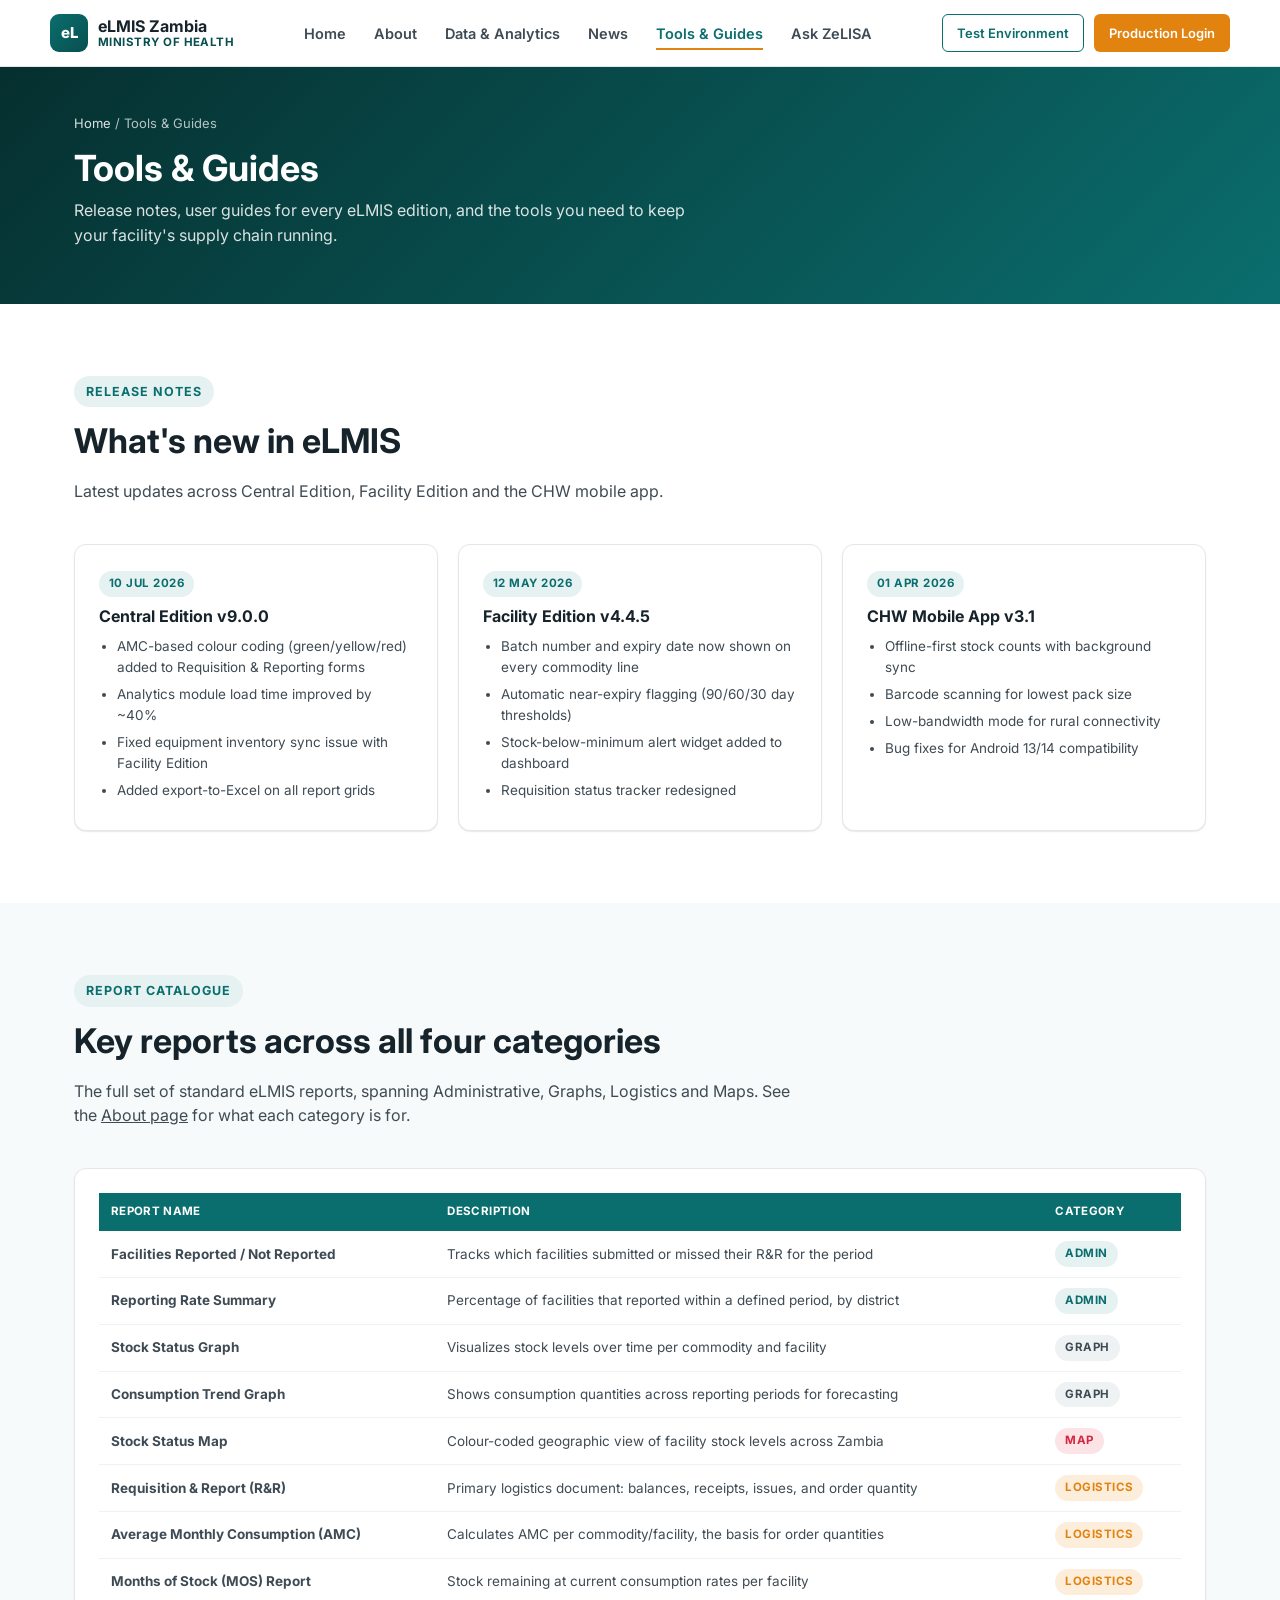
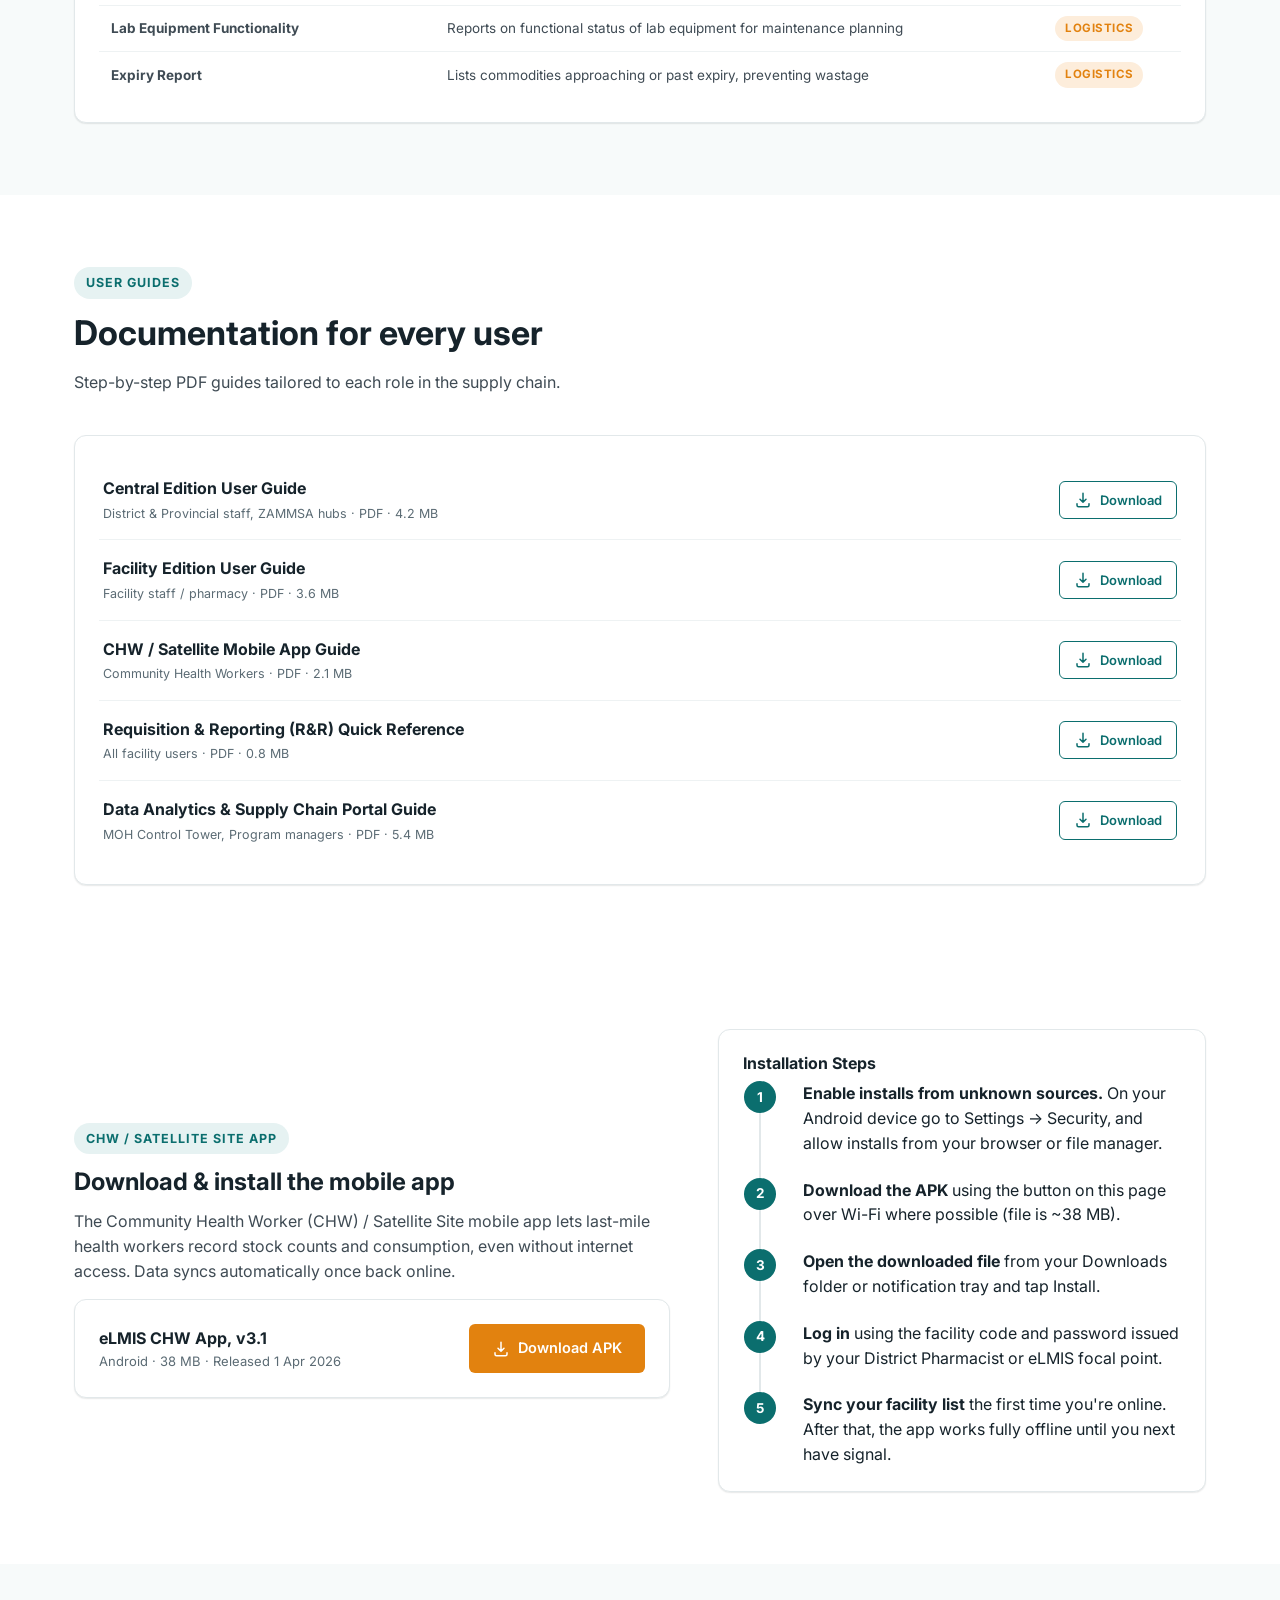
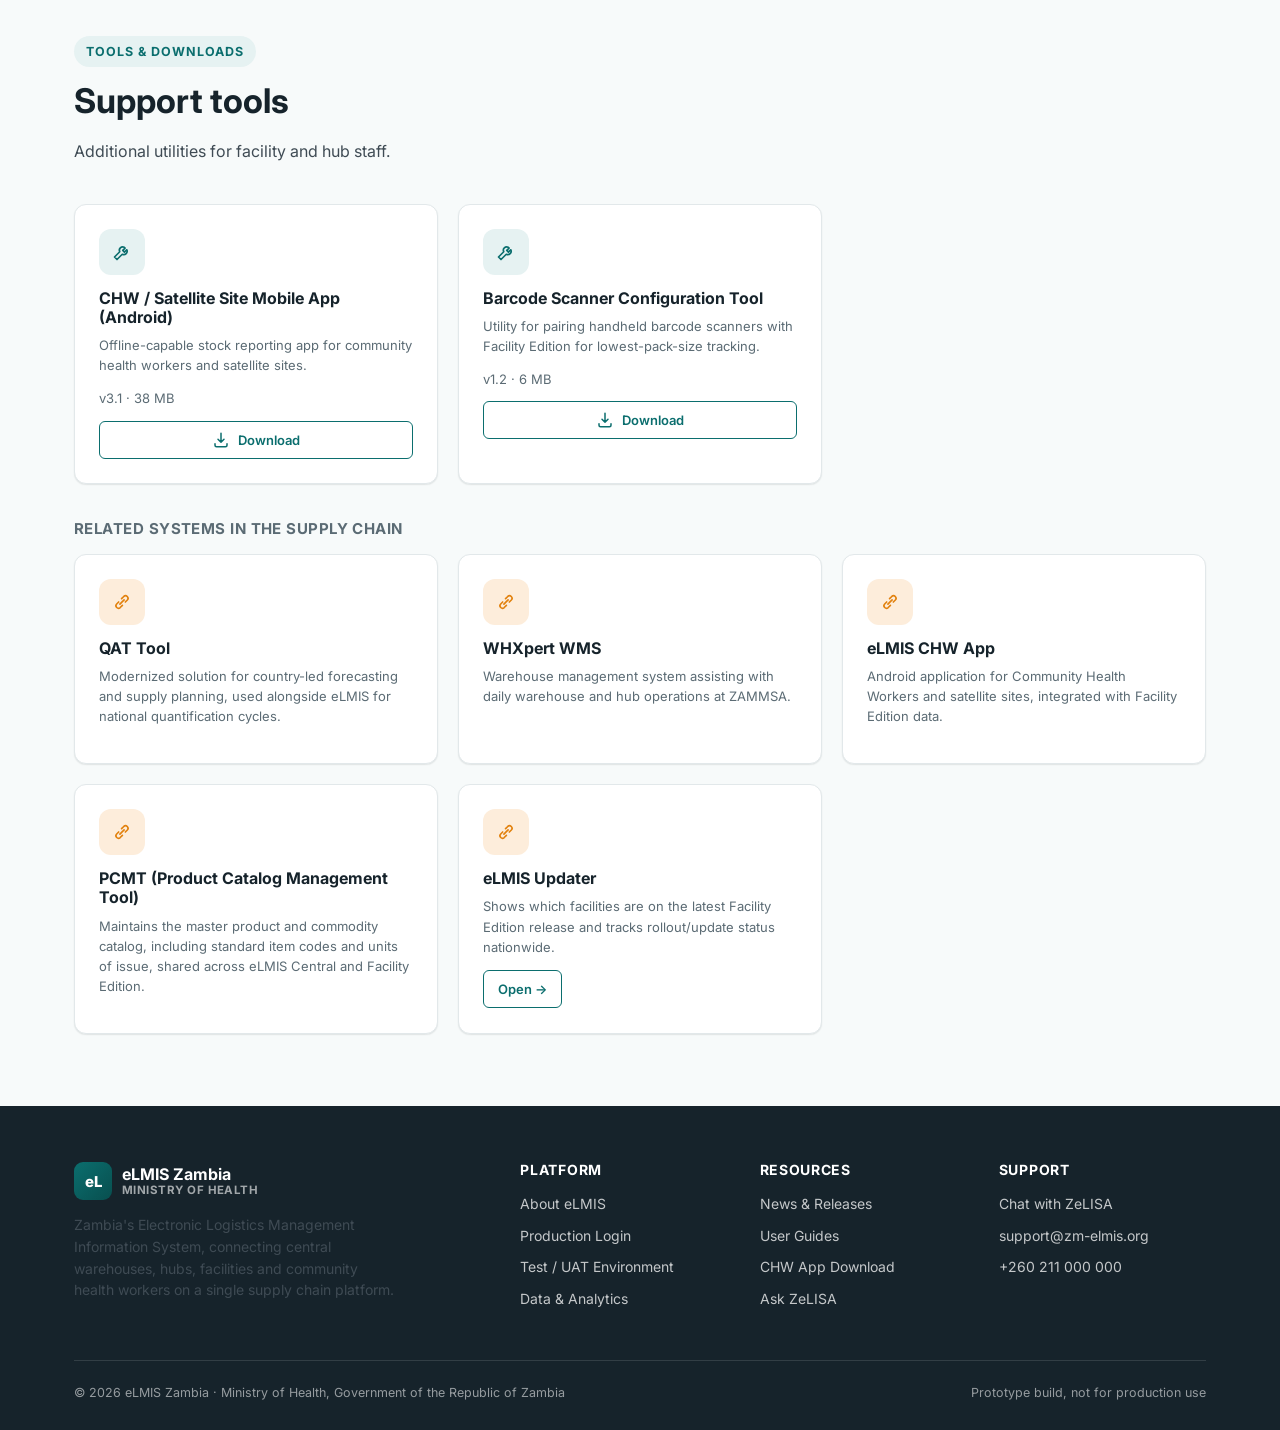
<file: tools-guides.html>
<!DOCTYPE html>
<html lang="en">
<head>
<meta charset="UTF-8" />
<meta name="viewport" content="width=device-width, initial-scale=1.0" />
<title>Tools &amp; Guides, eLMIS Zambia</title>
<link rel="preconnect" href="https://fonts.googleapis.com">
<link href="https://fonts.googleapis.com/css2?family=Inter:wght@400;500;600;700;800&display=swap" rel="stylesheet">
<link rel="stylesheet" href="assets/css/style.css" />
</head>
<body>

<header class="site-header">
  <div class="container nav-bar">
    <a href="index.html" class="brand">
      <span class="brand-mark">eL</span>
      <span class="brand-text"><strong>eLMIS Zambia</strong><span>Ministry of Health</span></span>
    </a>
    <nav>
      <ul class="nav-links">
        <li><a href="index.html">Home</a></li>
        <li><a href="about.html">About</a></li>
        <li><a href="analytics.html">Data &amp; Analytics</a></li>
        <li><a href="news.html">News</a></li>
        <li><a href="tools-guides.html" class="active">Tools &amp; Guides</a></li>
        <li><a href="zelisa.html">Ask ZeLISA</a></li>
      </ul>
    </nav>
    <div class="nav-cta">
      <a href="index.html#environments" class="btn btn-secondary btn-sm">Test Environment</a>
      <a href="https://zm-elmis.org/public/pages/login.html" target="_blank" rel="noopener" class="btn btn-primary btn-sm">Production Login</a>
      <button class="nav-toggle" aria-label="Menu" data-icon="menu"></button>
    </div>
  </div>
</header>

<section class="page-hero">
  <div class="container">
    <div class="breadcrumb"><a href="index.html">Home</a> / Tools &amp; Guides</div>
    <h1>Tools &amp; Guides</h1>
    <p style="max-width:640px; color:rgba(255,255,255,.85);">Release notes, user guides for every eLMIS edition, and the tools you need to keep your facility's supply chain running.</p>
  </div>
</section>

<!-- RELEASE NOTES -->
<section class="section" id="release-notes">
  <div class="container">
    <div class="section-head">
      <span class="eyebrow">Release Notes</span>
      <h2>What's new in eLMIS</h2>
      <p>Latest updates across Central Edition, Facility Edition and the CHW mobile app.</p>
    </div>
    <div class="card-grid cols-3" id="release-notes-grid"></div>
  </div>
</section>

<!-- REPORT CATALOGUE -->
<section class="section section--alt" id="report-catalogue">
  <div class="container">
    <div class="section-head">
      <span class="eyebrow">Report Catalogue</span>
      <h2>Key reports across all four categories</h2>
      <p>The full set of standard eLMIS reports, spanning Administrative, Graphs, Logistics and Maps. See the <a href="about.html#report-categories">About page</a> for what each category is for.</p>
    </div>
    <div class="card" style="overflow-x:auto;">
      <table class="data-table">
        <thead><tr><th>Report Name</th><th>Description</th><th>Category</th></tr></thead>
        <tbody id="report-catalogue-body"></tbody>
      </table>
    </div>
  </div>
</section>

<!-- USER GUIDES -->
<section class="section" id="user-guides">
  <div class="container">
    <div class="section-head">
      <span class="eyebrow">User Guides</span>
      <h2>Documentation for every user</h2>
      <p>Step-by-step PDF guides tailored to each role in the supply chain.</p>
    </div>
    <div class="card" id="user-guides-list"></div>
  </div>
</section>

<!-- CHW APP -->
<section class="section" id="chw-app">
  <div class="container">
    <div class="hero-grid" style="align-items:center;">
      <div>
        <span class="eyebrow">CHW / Satellite Site App</span>
        <h2>Download &amp; install the mobile app</h2>
        <p>The Community Health Worker (CHW) / Satellite Site mobile app lets last-mile health workers record stock counts and consumption, even without internet access. Data syncs automatically once back online.</p>
        <div class="card" style="margin-top:10px;">
          <div class="flex justify-between items-center" style="flex-wrap:wrap; gap:16px;">
            <div>
              <div style="font-weight:700; font-size:16px;">eLMIS CHW App, v3.1</div>
              <div class="small">Android · 38 MB · Released 1 Apr 2026</div>
            </div>
            <a href="assets/downloads/elmis-chw-app-latest.apk" class="btn btn-primary" download><span data-icon="download" style="display:inline-flex; vertical-align:middle;"></span> Download APK</a>
          </div>
        </div>
      </div>
      <div class="card">
        <h3 style="font-size:16px;">Installation Steps</h3>
        <ol class="steps">
          <li><strong>Enable installs from unknown sources.</strong> On your Android device go to Settings → Security, and allow installs from your browser or file manager.</li>
          <li><strong>Download the APK</strong> using the button on this page over Wi-Fi where possible (file is ~38 MB).</li>
          <li><strong>Open the downloaded file</strong> from your Downloads folder or notification tray and tap Install.</li>
          <li><strong>Log in</strong> using the facility code and password issued by your District Pharmacist or eLMIS focal point.</li>
          <li><strong>Sync your facility list</strong> the first time you're online. After that, the app works fully offline until you next have signal.</li>
        </ol>
      </div>
    </div>
  </div>
</section>

<!-- TOOLS -->
<section class="section section--alt" id="tools">
  <div class="container">
    <div class="section-head">
      <span class="eyebrow">Tools &amp; Downloads</span>
      <h2>Support tools</h2>
      <p>Additional utilities for facility and hub staff.</p>
    </div>
    <div class="card-grid cols-3" id="tools-grid"></div>

    <h3 style="font-size:15px; text-transform:uppercase; letter-spacing:.03em; color:var(--gray-600); margin:36px 0 16px;">Related Systems in the Supply Chain</h3>
    <div class="card-grid cols-3" id="related-systems-grid"></div>
  </div>
</section>

<footer class="site-footer" id="site-footer"></footer>

<script src="assets/js/icons.js"></script>
<script src="assets/js/main.js"></script>
<script src="assets/js/partials.js"></script>
<script>
  loadJSON("data/guides.json").then((g) => {
    // Release notes
    document.getElementById("release-notes-grid").innerHTML = g.releaseNotes.map(r => `
      <div class="card">
        <span class="tag">${new Date(r.date).toLocaleDateString("en-GB", { day: "2-digit", month: "short", year: "numeric" })}</span>
        <h3 style="font-size:16px; margin-top:10px;">${r.version}</h3>
        <ul style="margin:10px 0 0 18px; padding:0; font-size:13.5px; color:var(--gray-700);">
          ${r.notes.map(n => `<li style="margin-bottom:6px;">${n}</li>`).join("")}
        </ul>
      </div>
    `).join("");

    // User guides
    document.getElementById("user-guides-list").innerHTML = g.userGuides.map(u => `
      <div class="guide-row">
        <div>
          <div style="font-weight:700;">${u.title}</div>
          <div class="guide-meta">${u.audience} · ${u.format} · ${u.size}</div>
        </div>
        <a href="${u.file}" class="btn btn-secondary btn-sm" download><span style="display:inline-flex; vertical-align:middle;">${ICONS.download}</span> Download</a>
      </div>
    `).join("");

    // Tools
    document.getElementById("tools-grid").innerHTML = g.tools.map(t => `
      <div class="card">
        <div class="icon-badge teal">${ICONS.wrench}</div>
        <h3 style="font-size:16px;">${t.title}</h3>
        <p class="small">${t.description}</p>
        <div class="small" style="margin-bottom:12px;">${t.version} · ${t.size}</div>
        <a href="${t.file}" class="btn btn-secondary btn-sm btn-block" download><span style="display:inline-flex; vertical-align:middle;">${ICONS.download}</span> Download</a>
      </div>
    `).join("");

    // Related systems (informational, no download)
    document.getElementById("related-systems-grid").innerHTML = g.relatedSystems.map(s => `
      <div class="card">
        <div class="icon-badge orange">${ICONS.link}</div>
        <h3 style="font-size:16px;">${s.title}</h3>
        <p class="small">${s.description}</p>
        ${s.link ? `<a href="${s.link}" target="_blank" rel="noopener" class="btn btn-secondary btn-sm">Open →</a>` : ""}
      </div>
    `).join("");

    // Report catalogue
    const catClass = (c) => c === "Admin" ? "" : c === "Logistics" ? "orange" : c === "Map" ? "red" : "gray";
    document.getElementById("report-catalogue-body").innerHTML = g.reportCatalogue.map(r => `
      <tr>
        <td><strong>${r.name}</strong></td>
        <td>${r.description}</td>
        <td><span class="tag ${catClass(r.category)}">${r.category}</span></td>
      </tr>
    `).join("");
  });
</script>
</body>
</html>
</file>
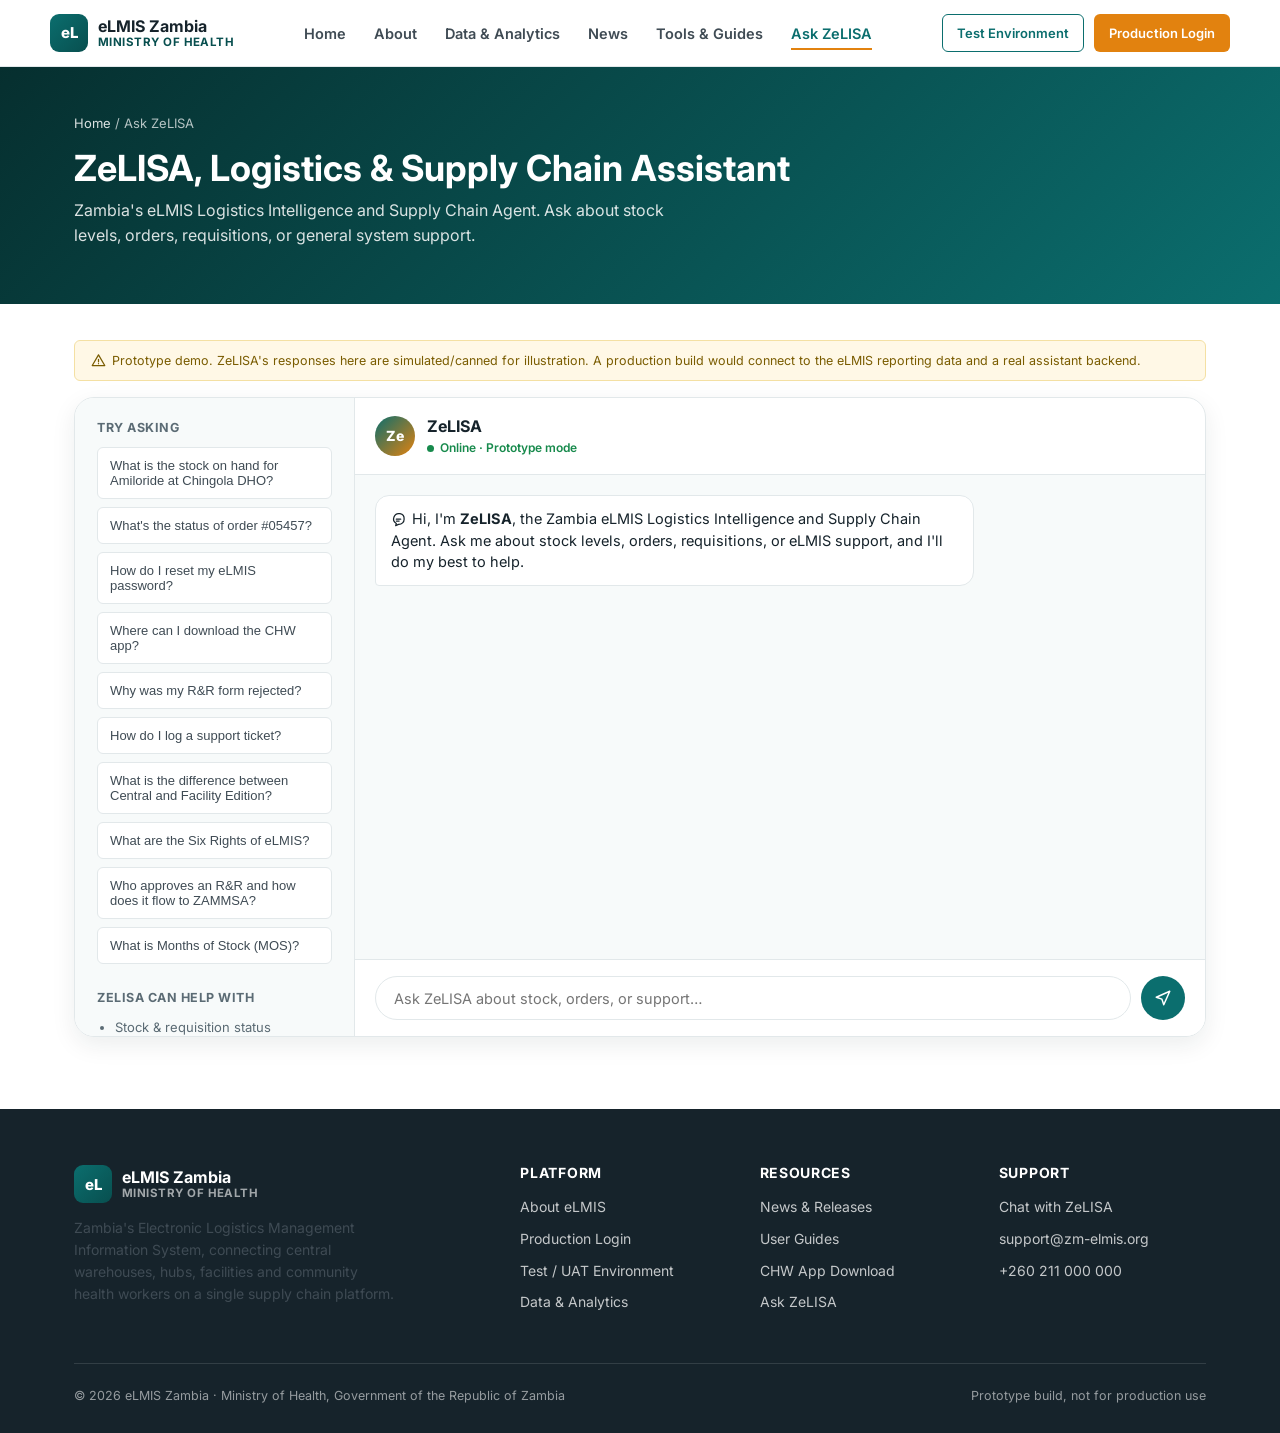
<file: zelisa.html>
<!DOCTYPE html>
<html lang="en">
<head>
<meta charset="UTF-8" />
<meta name="viewport" content="width=device-width, initial-scale=1.0" />
<title>Ask ZeLISA, eLMIS Zambia</title>
<link rel="preconnect" href="https://fonts.googleapis.com">
<link href="https://fonts.googleapis.com/css2?family=Inter:wght@400;500;600;700;800&display=swap" rel="stylesheet">
<link rel="stylesheet" href="assets/css/style.css" />
</head>
<body>

<header class="site-header">
  <div class="container nav-bar">
    <a href="index.html" class="brand">
      <span class="brand-mark">eL</span>
      <span class="brand-text"><strong>eLMIS Zambia</strong><span>Ministry of Health</span></span>
    </a>
    <nav>
      <ul class="nav-links">
        <li><a href="index.html">Home</a></li>
        <li><a href="about.html">About</a></li>
        <li><a href="analytics.html">Data &amp; Analytics</a></li>
        <li><a href="news.html">News</a></li>
        <li><a href="tools-guides.html">Tools &amp; Guides</a></li>
        <li><a href="zelisa.html" class="active">Ask ZeLISA</a></li>
      </ul>
    </nav>
    <div class="nav-cta">
      <a href="index.html#environments" class="btn btn-secondary btn-sm">Test Environment</a>
      <a href="https://zm-elmis.org/public/pages/login.html" target="_blank" rel="noopener" class="btn btn-primary btn-sm">Production Login</a>
      <button class="nav-toggle" aria-label="Menu" data-icon="menu"></button>
    </div>
  </div>
</header>

<section class="page-hero">
  <div class="container">
    <div class="breadcrumb"><a href="index.html">Home</a> / Ask ZeLISA</div>
    <h1>ZeLISA, Logistics &amp; Supply Chain Assistant</h1>
    <p style="max-width:640px; color:rgba(255,255,255,.85);">Zambia's eLMIS Logistics Intelligence and Supply Chain Agent. Ask about stock levels, orders, requisitions, or general system support.</p>
  </div>
</section>

<section class="section" style="padding-top:36px;">
  <div class="container">
    <div class="disclaimer-banner">
      <span class="banner-icon" data-icon="alert"></span>Prototype demo. ZeLISA's responses here are simulated/canned for illustration. A production build would connect to the eLMIS reporting data and a real assistant backend.
    </div>

    <div class="zelisa-shell">
      <aside class="zelisa-side">
        <h4>Try asking</h4>
        <button class="suggestion-chip" data-q="What is the stock on hand for Amiloride at Chingola DHO?">What is the stock on hand for Amiloride at Chingola DHO?</button>
        <button class="suggestion-chip" data-q="What's the status of order #05457?">What's the status of order #05457?</button>
        <button class="suggestion-chip" data-q="How do I reset my eLMIS password?">How do I reset my eLMIS password?</button>
        <button class="suggestion-chip" data-q="Where can I download the CHW app?">Where can I download the CHW app?</button>
        <button class="suggestion-chip" data-q="Why was my R&R form rejected?">Why was my R&amp;R form rejected?</button>
        <button class="suggestion-chip" data-q="How do I log a support ticket?">How do I log a support ticket?</button>
        <button class="suggestion-chip" data-q="What is the difference between Central Edition and Facility Edition?">What is the difference between Central and Facility Edition?</button>
        <button class="suggestion-chip" data-q="What are the Six Rights of eLMIS?">What are the Six Rights of eLMIS?</button>
        <button class="suggestion-chip" data-q="Who approves an R&R and how does it flow to ZAMMSA?">Who approves an R&amp;R and how does it flow to ZAMMSA?</button>
        <button class="suggestion-chip" data-q="What is Months of Stock (MOS)?">What is Months of Stock (MOS)?</button>

        <h4 style="margin-top:26px;">ZeLISA can help with</h4>
        <ul style="padding-left:18px; font-size:13px; color:var(--gray-600); margin:0;">
          <li style="margin-bottom:8px;">Stock &amp; requisition status</li>
          <li style="margin-bottom:8px;">Order &amp; delivery tracking</li>
          <li style="margin-bottom:8px;">Login &amp; access support</li>
          <li style="margin-bottom:8px;">Report &amp; analytics guidance</li>
          <li>Escalation to the eLMIS help desk</li>
        </ul>
      </aside>

      <div class="zelisa-main">
        <div class="zelisa-header">
          <div class="zelisa-avatar">Ze</div>
          <div>
            <div style="font-weight:700;">ZeLISA</div>
            <div class="zelisa-status">Online · Prototype mode</div>
          </div>
        </div>
        <div class="zelisa-messages" id="chat-messages">
          <div class="msg bot">
            <span class="banner-icon" data-icon="chat" style="vertical-align:-3px; margin-right:6px;"></span>Hi, I'm <strong>ZeLISA</strong>, the Zambia eLMIS Logistics Intelligence and Supply Chain Agent. Ask me about stock levels, orders, requisitions, or eLMIS support, and I'll do my best to help.
          </div>
        </div>
        <form class="zelisa-input" id="chat-form">
          <input type="text" id="chat-input" placeholder="Ask ZeLISA about stock, orders, or support…" autocomplete="off" />
          <button type="submit" aria-label="Send" data-icon="send"></button>
        </form>
      </div>
    </div>
  </div>
</section>

<footer class="site-footer" id="site-footer"></footer>

<script src="assets/js/icons.js"></script>
<script src="assets/js/main.js"></script>
<script src="assets/js/partials.js"></script>
<script src="assets/js/zelisa.js"></script>
</body>
</html>
</file>
<file: assets/css/style.css>
/* ==========================================================================
   eLMIS Zambia Portal — Prototype Stylesheet
   ========================================================================== */

:root {
  --teal: #0b6e6e;
  --teal-dark: #084f4f;
  --teal-darker: #062f2f;
  --teal-light: #e6f2f2;
  --teal-tint: #f2f9f9;
  --green: #178a4c;
  --orange: #e2820f;
  --red: #d7263d;
  --amber: #f4b400;

  --ink: #16232b;
  --gray-900: #1f2937;
  --gray-700: #3f4b54;
  --gray-600: #5b6b74;
  --gray-400: #9aa8ae;
  --gray-200: #e2e8ea;
  --gray-100: #eef2f3;
  --gray-50: #f7fafa;
  --white: #ffffff;

  --radius-sm: 6px;
  --radius: 12px;
  --radius-lg: 20px;
  --shadow-sm: 0 1px 2px rgba(16, 34, 34, 0.06), 0 1px 1px rgba(16,34,34,0.04);
  --shadow: 0 8px 24px rgba(8, 40, 40, 0.08);
  --shadow-lg: 0 20px 48px rgba(8, 40, 40, 0.14);
  --maxw: 1180px;
}

* { box-sizing: border-box; }
html { scroll-behavior: smooth; }

body {
  margin: 0;
  font-family: "Inter", -apple-system, BlinkMacSystemFont, "Segoe UI", Roboto, sans-serif;
  color: var(--ink);
  background: var(--white);
  line-height: 1.55;
  -webkit-font-smoothing: antialiased;
}

img { max-width: 100%; display: block; }
a { color: inherit; }
h1, h2, h3, h4 { line-height: 1.2; margin: 0 0 .5em; font-weight: 700; }
p { margin: 0 0 1em; color: var(--gray-700); }

.container {
  max-width: var(--maxw);
  margin: 0 auto;
  padding: 0 24px;
}

.section { padding: 72px 0; }
.section--tight { padding: 40px 0; }
.section--alt { background: var(--gray-50); }
.section--teal { background: linear-gradient(135deg, var(--teal-darker), var(--teal)); color: var(--white); }
.section--teal p, .section--teal h1, .section--teal h2, .section--teal h3 { color: var(--white); }

.eyebrow {
  display: inline-flex;
  align-items: center;
  gap: 8px;
  font-size: 12.5px;
  font-weight: 700;
  letter-spacing: .08em;
  text-transform: uppercase;
  color: var(--teal);
  background: var(--teal-light);
  padding: 6px 12px;
  border-radius: 999px;
  margin-bottom: 14px;
}

.section-head { max-width: 720px; margin: 0 0 40px; }
.section-head h2 { font-size: clamp(26px, 3vw, 34px); }
.section-head p { font-size: 16px; }

/* ---------------- Buttons ---------------- */
.btn {
  display: inline-flex;
  align-items: center;
  justify-content: center;
  gap: 8px;
  padding: 12px 22px;
  border-radius: var(--radius-sm);
  font-weight: 600;
  font-size: 14.5px;
  text-decoration: none;
  border: 1px solid transparent;
  cursor: pointer;
  transition: transform .12s ease, box-shadow .12s ease, background .15s ease;
  white-space: nowrap;
}
.btn:hover { transform: translateY(-1px); }
.btn-primary { background: var(--orange); color: var(--white); }
.btn-primary:hover { background: #c96f0a; }
.btn-secondary { background: var(--white); color: var(--teal); border-color: var(--teal); }
.btn-secondary:hover { background: var(--teal-light); }
.btn-outline-light { background: transparent; color: var(--white); border-color: rgba(255,255,255,.5); }
.btn-outline-light:hover { background: rgba(255,255,255,.12); }
.btn-dark { background: var(--ink); color: var(--white); }
.btn-block { width: 100%; }
.btn-sm { padding: 8px 14px; font-size: 13px; }

/* ---------------- Header / Nav ---------------- */
.site-header {
  position: sticky;
  top: 0;
  z-index: 100;
  background: var(--white);
  border-bottom: 1px solid var(--gray-200);
}
.nav-bar {
  display: flex;
  align-items: center;
  justify-content: space-between;
  gap: 24px;
  padding: 14px 0;
}
.brand { display: flex; align-items: center; gap: 10px; text-decoration: none; }
.brand-mark {
  width: 38px; height: 38px; border-radius: 9px;
  background: linear-gradient(135deg, var(--teal), var(--teal-dark));
  display: flex; align-items: center; justify-content: center;
  color: var(--white); font-weight: 800; font-size: 15px;
  flex-shrink: 0;
}
.brand-text { line-height: 1.1; }
.brand-text strong { display: block; font-size: 16px; color: var(--ink); }
.brand-text span { display: block; font-size: 11.5px; color: var(--teal-dark); font-weight: 700; letter-spacing: .04em; text-transform: uppercase; }

.nav-links { display: flex; align-items: center; gap: 28px; list-style: none; margin: 0; padding: 0; }
.nav-links a {
  text-decoration: none; font-size: 14.5px; font-weight: 600; color: var(--gray-700);
  padding: 6px 0; border-bottom: 2px solid transparent;
}
.nav-links a:hover, .nav-links a.active { color: var(--teal); border-bottom-color: var(--orange); }
.nav-cta { display: flex; align-items: center; gap: 10px; }

.nav-toggle { display: none; }

@media (max-width: 900px) {
  .nav-links { display: none; }
  .nav-cta .btn-secondary { display: none; }
  .nav-toggle {
    display: inline-flex; border: 1px solid var(--gray-200); background: var(--white);
    border-radius: var(--radius-sm); padding: 8px 10px; cursor: pointer;
  }
}

/* ---------------- Hero ---------------- */
.hero {
  padding: 64px 0 48px;
  background:
    radial-gradient(1100px 420px at 85% -10%, rgba(226,130,15,.18), transparent 60%),
    linear-gradient(135deg, var(--teal-darker), var(--teal) 70%);
  color: var(--white);
  position: relative;
  overflow: hidden;
}
.hero-grid { display: grid; grid-template-columns: 1.1fr .9fr; gap: 48px; align-items: center; }
@media (max-width: 900px) { .hero-grid { grid-template-columns: 1fr; } }
.hero h1 { font-size: clamp(30px, 4.4vw, 46px); }
.hero p.lead { font-size: 17.5px; color: rgba(255,255,255,.88); max-width: 560px; }
.hero-actions { display: flex; flex-wrap: wrap; gap: 12px; margin-top: 22px; }

.hero-card {
  background: rgba(255,255,255,.08);
  border: 1px solid rgba(255,255,255,.18);
  border-radius: var(--radius-lg);
  padding: 22px;
  backdrop-filter: blur(6px);
}
.hero-card h3 { font-size: 14px; text-transform: uppercase; letter-spacing: .06em; color: rgba(255,255,255,.75); margin-bottom: 16px; }
.env-option {
  display: flex; align-items: center; justify-content: space-between; gap: 12px;
  background: rgba(255,255,255,.06); border: 1px solid rgba(255,255,255,.14);
  border-radius: var(--radius); padding: 14px 16px; margin-bottom: 12px;
}
.env-option:last-child { margin-bottom: 0; }
.env-option .env-name { font-weight: 700; font-size: 15px; }
.env-option .env-desc { font-size: 12.5px; color: rgba(255,255,255,.7); }
.env-dot { width: 9px; height: 9px; border-radius: 50%; display: inline-block; margin-right: 8px; }
.env-dot.prod { background: #37e08a; box-shadow: 0 0 0 3px rgba(55,224,138,.25); }
.env-dot.test { background: var(--amber); box-shadow: 0 0 0 3px rgba(244,180,0,.25); }
.env-dot.update { background: var(--orange); box-shadow: 0 0 0 3px rgba(226,130,15,.25); }

/* ---------------- Stats ---------------- */
.stats-grid {
  display: grid;
  grid-template-columns: repeat(3, 1fr);
  gap: 20px;
  margin-top: -64px;
  position: relative;
  z-index: 2;
}
@media (max-width: 900px) { .stats-grid { grid-template-columns: repeat(2, 1fr); margin-top: 24px; } }
@media (max-width: 560px) { .stats-grid { grid-template-columns: 1fr; } }

.stat-card {
  background: var(--white);
  border: 1px solid var(--gray-200);
  border-radius: var(--radius);
  padding: 22px 20px;
  box-shadow: var(--shadow);
}
.stat-icon {
  width: 40px; height: 40px; border-radius: 10px;
  background: var(--teal-light); color: var(--teal);
  display: flex; align-items: center; justify-content: center;
  margin-bottom: 14px; font-size: 18px;
}
.stat-value { font-size: 30px; font-weight: 800; color: var(--ink); }
.stat-label { font-size: 13.5px; color: var(--gray-600); margin-top: 4px; }

/* ---------------- Cards / Grids ---------------- */
.card {
  background: var(--white);
  border: 1px solid var(--gray-200);
  border-radius: var(--radius);
  padding: 24px;
  box-shadow: var(--shadow-sm);
}
.card-grid { display: grid; gap: 20px; }
.card-grid.cols-2 { grid-template-columns: repeat(2, 1fr); }
.card-grid.cols-3 { grid-template-columns: repeat(3, 1fr); }
.card-grid.cols-4 { grid-template-columns: repeat(4, 1fr); }
@media (max-width: 900px) { .card-grid.cols-3, .card-grid.cols-4 { grid-template-columns: repeat(2, 1fr); } }
@media (max-width: 600px) { .card-grid.cols-2, .card-grid.cols-3, .card-grid.cols-4 { grid-template-columns: 1fr; } }

.icon-badge {
  width: 46px; height: 46px; border-radius: 12px;
  display: flex; align-items: center; justify-content: center;
  font-size: 20px; margin-bottom: 14px;
}
.icon-badge.teal { background: var(--teal-light); color: var(--teal); }
.icon-badge.orange { background: #fdeddb; color: var(--orange); }
.icon-badge.green { background: #dff3e7; color: var(--green); }
.icon-badge.red { background: #fbe3e6; color: var(--red); }

.tag {
  display: inline-block; font-size: 11.5px; font-weight: 700; text-transform: uppercase;
  letter-spacing: .04em; padding: 4px 10px; border-radius: 999px; background: var(--teal-light); color: var(--teal);
}
.tag.orange { background: #fdeddb; color: var(--orange); }
.tag.red { background: #fbe3e6; color: var(--red); }
.tag.gray { background: var(--gray-100); color: var(--gray-700); }

/* ---------------- Footer ---------------- */
.site-footer { background: var(--ink); color: rgba(255,255,255,.8); padding: 56px 0 28px; }
.footer-grid { display: grid; grid-template-columns: 2fr 1fr 1fr 1fr; gap: 32px; }
@media (max-width: 800px) { .footer-grid { grid-template-columns: 1fr 1fr; } }
.site-footer h4 { color: var(--white); font-size: 14px; text-transform: uppercase; letter-spacing: .05em; margin-bottom: 14px; }
.site-footer ul { list-style: none; padding: 0; margin: 0; }
.site-footer li { margin-bottom: 10px; font-size: 14px; }
.site-footer a { text-decoration: none; color: rgba(255,255,255,.75); }
.site-footer a:hover { color: var(--white); }
.footer-bottom {
  margin-top: 40px; padding-top: 22px; border-top: 1px solid rgba(255,255,255,.12);
  display: flex; justify-content: space-between; flex-wrap: wrap; gap: 12px; font-size: 12.5px; color: rgba(255,255,255,.55);
}

/* ---------------- Page header (sub-pages) ---------------- */
.page-hero {
  padding: 46px 0 40px;
  background: linear-gradient(135deg, var(--teal-darker), var(--teal));
  color: var(--white);
}
.page-hero h1 { font-size: clamp(26px, 3.6vw, 36px); margin-bottom: 8px; }
.breadcrumb { font-size: 13px; color: rgba(255,255,255,.7); margin-bottom: 14px; }
.breadcrumb a { text-decoration: none; color: rgba(255,255,255,.85); }

/* ---------------- Tabs (Analytics dashboard) ---------------- */
.dash-shell {
  display: grid;
  grid-template-columns: 220px 1fr;
  gap: 0;
  border: 1px solid var(--gray-200);
  border-radius: var(--radius-lg);
  overflow: hidden;
  box-shadow: var(--shadow);
}
@media (max-width: 860px) { .dash-shell { grid-template-columns: 1fr; } }

.dash-sidebar { background: var(--gray-50); border-right: 1px solid var(--gray-200); padding: 18px 0; }
.dash-sidebar .dash-brand {
  display: flex; align-items: center; gap: 10px; padding: 0 18px 16px; margin-bottom: 10px;
  border-bottom: 1px solid var(--gray-200); font-weight: 700; font-size: 13.5px; color: var(--teal-dark);
}
.dash-tab {
  display: flex; align-items: center; gap: 10px;
  width: 100%; text-align: left; background: none; border: none; cursor: pointer;
  padding: 11px 18px; font-size: 14px; font-weight: 600; color: var(--gray-700);
  border-left: 3px solid transparent;
}
.dash-tab:hover { background: var(--teal-light); color: var(--teal-dark); }
.dash-tab.active { background: var(--teal-light); color: var(--teal-dark); border-left-color: var(--orange); }
.tab-icon { display: inline-flex; vertical-align: -4px; margin-right: 4px; }
.tab-icon svg { width: 16px; height: 16px; }

.dash-main { padding: 24px; background: var(--white); }
.dash-toolbar {
  display: flex; flex-wrap: wrap; gap: 10px; align-items: center; justify-content: space-between;
  margin-bottom: 18px; padding-bottom: 16px; border-bottom: 1px solid var(--gray-100);
}
.dash-toolbar h3 { margin: 0; font-size: 13.5px; color: var(--teal); text-transform: uppercase; letter-spacing: .04em; }
.dash-filters { display: flex; flex-wrap: wrap; gap: 8px; }
.fake-select {
  font-size: 13px; padding: 8px 12px; border: 1px solid var(--gray-200); border-radius: var(--radius-sm);
  background: var(--white) url("data:image/svg+xml;utf8,<svg xmlns='http://www.w3.org/2000/svg' width='10' height='6'><path d='M0 0l5 6 5-6z' fill='%235b6b74'/></svg>") no-repeat right 10px center;
  padding-right: 26px; color: var(--gray-700);
}

.kpi-row { display: grid; grid-template-columns: repeat(4, 1fr); gap: 14px; margin-bottom: 20px; }
@media (max-width: 760px) { .kpi-row { grid-template-columns: repeat(2, 1fr); } }
.kpi-box { border: 1px solid var(--gray-200); border-radius: var(--radius); padding: 16px 18px; }
.kpi-box .kpi-value { font-size: 22px; font-weight: 800; color: var(--teal-dark); }
.kpi-box .kpi-label { font-size: 12px; color: var(--gray-600); text-transform: uppercase; letter-spacing: .03em; margin-top: 4px; }
.kpi-box.warn .kpi-value { color: var(--orange); }
.kpi-box.danger .kpi-value { color: var(--red); }
.kpi-box.good .kpi-value { color: var(--green); }

.chart-row { display: grid; grid-template-columns: repeat(3, 1fr); gap: 16px; margin-bottom: 20px; }
.chart-row.cols-2 { grid-template-columns: repeat(2, 1fr); }
@media (max-width: 900px) { .chart-row, .chart-row.cols-2 { grid-template-columns: 1fr; } }
.chart-card { border: 1px solid var(--gray-200); border-radius: var(--radius); padding: 16px; }
.chart-card h4 { font-size: 12.5px; text-transform: uppercase; letter-spacing: .03em; color: var(--gray-600); margin-bottom: 12px; }
.chart-card canvas { max-height: 240px; }

.wastage-row { display: grid; grid-template-columns: repeat(3, 1fr); gap: 14px; margin-bottom: 20px; }
@media (max-width: 700px) { .wastage-row { grid-template-columns: 1fr; } }
.wastage-box { border: 1px solid var(--gray-200); border-radius: var(--radius); padding: 14px 16px; }
.wastage-box .w-label { font-size: 12.5px; color: var(--gray-600); text-transform: uppercase; }
.wastage-box .w-value { font-size: 20px; font-weight: 800; float: right; }
.wastage-box.expired .w-value { color: var(--red); }
.wastage-box.damaged .w-value { color: var(--orange); }
.wastage-box.lost .w-value { color: var(--gray-700); }
.bar-track { background: var(--gray-100); border-radius: 999px; height: 6px; margin-top: 10px; overflow: hidden; clear: both; }
.bar-fill { height: 100%; border-radius: 999px; }
.bar-fill.expired { background: var(--red); }
.bar-fill.damaged { background: var(--orange); }
.bar-fill.lost { background: var(--gray-400); }

table.data-table { width: 100%; border-collapse: collapse; font-size: 13.5px; }
table.data-table th {
  text-align: left; font-size: 11.5px; text-transform: uppercase; letter-spacing: .03em;
  color: var(--white); background: var(--teal); padding: 10px 12px;
}
table.data-table td { padding: 10px 12px; border-bottom: 1px solid var(--gray-100); color: var(--gray-700); }
table.data-table tr:last-child td { border-bottom: none; }
.status-pill { font-size: 12px; font-weight: 700; padding: 3px 9px; border-radius: 999px; }
.status-pill.ontime { background: #dff3e7; color: var(--green); }
.status-pill.late { background: #fdeddb; color: var(--orange); }
.status-pill.pending { background: var(--gray-100); color: var(--gray-600); }
.status-pill.notdelivered { background: #fbe3e6; color: var(--red); }

.soh-cell { font-weight: 700; padding: 3px 10px; border-radius: 6px; display: inline-block; }
.soh-cell.red { background: var(--red); color: #fff; }
.soh-cell.green { background: #2fa96b; color: #fff; }
.soh-cell.none { color: var(--gray-400); }

/* ---------------- News ---------------- */
.filter-bar { display: flex; flex-wrap: wrap; gap: 8px; margin-bottom: 28px; }
.filter-chip {
  border: 1px solid var(--gray-200); background: var(--white); padding: 8px 16px;
  border-radius: 999px; font-size: 13.5px; font-weight: 600; color: var(--gray-700); cursor: pointer;
}
.filter-chip.active, .filter-chip:hover { background: var(--teal); border-color: var(--teal); color: var(--white); }

.news-list { display: grid; gap: 16px; }
.news-item {
  display: grid; grid-template-columns: 120px 1fr; gap: 20px;
  border: 1px solid var(--gray-200); border-radius: var(--radius); padding: 20px;
  background: var(--white);
}
@media (max-width: 640px) { .news-item { grid-template-columns: 1fr; } }
.news-date { font-size: 13px; color: var(--gray-600); font-weight: 700; }
.news-item h3 { font-size: 17px; margin-bottom: 6px; }

/* ---------------- Guides / Tools ---------------- */
.guide-row {
  display: flex; align-items: center; justify-content: space-between; gap: 16px;
  padding: 16px 4px; border-bottom: 1px solid var(--gray-100);
}
.guide-row:last-child { border-bottom: none; }
.guide-meta { font-size: 12.5px; color: var(--gray-600); margin-top: 3px; }

.steps { counter-reset: step; list-style: none; padding: 0; margin: 0; }
.steps li {
  counter-increment: step; position: relative; padding: 0 0 22px 42px; border-left: 2px solid var(--gray-200); margin-left: 16px;
}
.steps li:last-child { border-left-color: transparent; padding-bottom: 0; }
.steps li::before {
  content: counter(step); position: absolute; left: -17px; top: 0;
  width: 32px; height: 32px; border-radius: 50%; background: var(--teal); color: #fff;
  display: flex; align-items: center; justify-content: center; font-weight: 700; font-size: 13.5px;
}

/* ---------------- ZeLISA Chat ---------------- */
.zelisa-shell {
  display: grid; grid-template-columns: 280px 1fr; gap: 0;
  border: 1px solid var(--gray-200); border-radius: var(--radius-lg); overflow: hidden; box-shadow: var(--shadow);
  height: 640px;
}
@media (max-width: 860px) { .zelisa-shell { grid-template-columns: 1fr; height: auto; } }
.zelisa-side { background: var(--gray-50); border-right: 1px solid var(--gray-200); padding: 22px; overflow-y: auto; }
.zelisa-side h4 { font-size: 12.5px; text-transform: uppercase; color: var(--gray-600); letter-spacing: .04em; margin-bottom: 12px; }
.suggestion-chip {
  display: block; width: 100%; text-align: left; background: var(--white); border: 1px solid var(--gray-200);
  border-radius: var(--radius-sm); padding: 10px 12px; font-size: 13px; margin-bottom: 8px; cursor: pointer; color: var(--gray-700);
}
.suggestion-chip:hover { border-color: var(--teal); color: var(--teal-dark); }

.zelisa-main { display: flex; flex-direction: column; height: 100%; }
.zelisa-header { display: flex; align-items: center; gap: 12px; padding: 16px 20px; border-bottom: 1px solid var(--gray-200); }
.zelisa-avatar {
  width: 40px; height: 40px; border-radius: 50%; background: linear-gradient(135deg, var(--teal), var(--orange));
  display: flex; align-items: center; justify-content: center; color: #fff; font-weight: 800; font-size: 14px; flex-shrink: 0;
}
.zelisa-status { font-size: 12px; color: var(--green); font-weight: 600; display: flex; align-items: center; gap: 6px; }
.zelisa-status::before { content: ""; width: 7px; height: 7px; border-radius: 50%; background: var(--green); display: inline-block; }

.zelisa-messages { flex: 1; overflow-y: auto; padding: 20px; display: flex; flex-direction: column; gap: 14px; background: var(--gray-50); }
.msg { max-width: 74%; padding: 12px 15px; border-radius: 14px; font-size: 14.5px; line-height: 1.5; }
.msg.bot { background: var(--white); border: 1px solid var(--gray-200); align-self: flex-start; border-bottom-left-radius: 4px; }
.msg.user { background: var(--teal); color: #fff; align-self: flex-end; border-bottom-right-radius: 4px; }
.msg ul { margin: 8px 0 0 18px; padding: 0; }
.msg-meta { font-size: 11px; color: var(--gray-400); margin-top: 4px; }

.zelisa-input { display: flex; gap: 10px; padding: 16px 20px; border-top: 1px solid var(--gray-200); background: var(--white); }
.zelisa-input input {
  flex: 1; border: 1px solid var(--gray-200); border-radius: 999px; padding: 12px 18px; font-size: 14.5px; font-family: inherit;
}
.zelisa-input input:focus { outline: none; border-color: var(--teal); }
.zelisa-input button {
  border: none; background: var(--teal); color: #fff; width: 44px; height: 44px; border-radius: 50%; cursor: pointer;
  display: flex; align-items: center; justify-content: center; font-size: 16px; flex-shrink: 0;
}
.zelisa-input button:hover { background: var(--teal-dark); }
.typing-dots span {
  display: inline-block; width: 6px; height: 6px; border-radius: 50%; background: var(--gray-400); margin-right: 3px;
  animation: blink 1.2s infinite;
}
.typing-dots span:nth-child(2) { animation-delay: .2s; }
.typing-dots span:nth-child(3) { animation-delay: .4s; }
@keyframes blink { 0%, 80%, 100% { opacity: .3; } 40% { opacity: 1; } }

.disclaimer-banner {
  background: #fff8e6; border: 1px solid #f4e0a3; color: #7a5c00; font-size: 12.5px;
  padding: 10px 16px; border-radius: var(--radius-sm); margin-bottom: 16px;
}
.banner-icon { display: inline-flex; vertical-align: -3px; margin-right: 6px; }
.banner-icon svg { width: 15px; height: 15px; }

/* ---------------- About page: timeline & flow ---------------- */
.timeline-grid { display: grid; grid-template-columns: repeat(auto-fit, minmax(190px, 1fr)); gap: 14px; }
@media (max-width: 560px) { .timeline-grid { grid-template-columns: 1fr; } }
.timeline-item { border: 1px solid var(--gray-200); border-left: 3px solid var(--teal); border-radius: var(--radius); padding: 16px; background: var(--white); }
.timeline-item .year { font-size: 20px; font-weight: 800; color: var(--teal-dark); }
.timeline-item p { font-size: 13px; margin: 6px 0 0; }

.flow-steps { display: flex; flex-wrap: wrap; align-items: stretch; gap: 8px; }
.flow-step {
  flex: 1 1 150px; border: 1px solid var(--gray-200); border-radius: var(--radius); padding: 14px 16px;
  background: var(--white); position: relative;
}
.flow-step .flow-num {
  width: 26px; height: 26px; border-radius: 50%; background: var(--teal); color: #fff; font-weight: 700; font-size: 12.5px;
  display: flex; align-items: center; justify-content: center; margin-bottom: 8px;
}
.flow-step h4 { font-size: 13.5px; margin: 0 0 4px; }
.flow-step p { font-size: 12px; margin: 0; }
.flow-arrow { display: flex; align-items: center; justify-content: center; color: var(--gray-400); font-size: 18px; flex: 0 0 auto; }
@media (max-width: 760px) { .flow-arrow { display: none; } }

.edition-card { border: 1px solid var(--gray-200); border-radius: var(--radius-lg); padding: 26px; background: var(--white); }
.edition-card.central { border-top: 4px solid var(--teal); }
.edition-card.facility { border-top: 4px solid var(--orange); }
.edition-card h3 { font-size: 19px; }
.edition-card .edition-badge { font-size: 12px; font-weight: 700; text-transform: uppercase; letter-spacing: .04em; color: var(--gray-600); margin-bottom: 6px; }
.edition-card ul { margin: 14px 0 0 18px; padding: 0; font-size: 14px; color: var(--gray-700); }
.edition-card li { margin-bottom: 8px; }

.rights-grid { display: grid; grid-template-columns: repeat(3, 1fr); gap: 16px; }
@media (max-width: 760px) { .rights-grid { grid-template-columns: repeat(2, 1fr); } }
@media (max-width: 500px) { .rights-grid { grid-template-columns: 1fr; } }
.right-box {
  text-align: center; padding: 24px 16px; border-radius: var(--radius); background: var(--teal-tint); border: 1px solid var(--teal-light);
}
.right-box .right-title { font-weight: 800; color: var(--teal-dark); font-size: 14.5px; letter-spacing: .02em; margin-bottom: 6px; }
.right-box p { font-size: 12.5px; margin: 0; }

.impact-stat { text-align: center; padding: 20px; }
.impact-stat .big { font-size: 34px; font-weight: 800; color: #ffffff; text-shadow: 0 1px 12px rgba(0,0,0,.15); }
.impact-stat .lbl { font-size: 13px; color: rgba(255,255,255,.8); margin-top: 6px; }

/* ---------------- Utilities ---------------- */
.flex { display: flex; }
.items-center { align-items: center; }
.justify-between { justify-content: space-between; }
.gap-8 { gap: 8px; }
.gap-12 { gap: 12px; }
.gap-16 { gap: 16px; }
.mt-0 { margin-top: 0; }
.mt-24 { margin-top: 24px; }
.mb-0 { margin-bottom: 0; }
.text-center { text-align: center; }
.small { font-size: 13px; color: var(--gray-600); }
</file>
